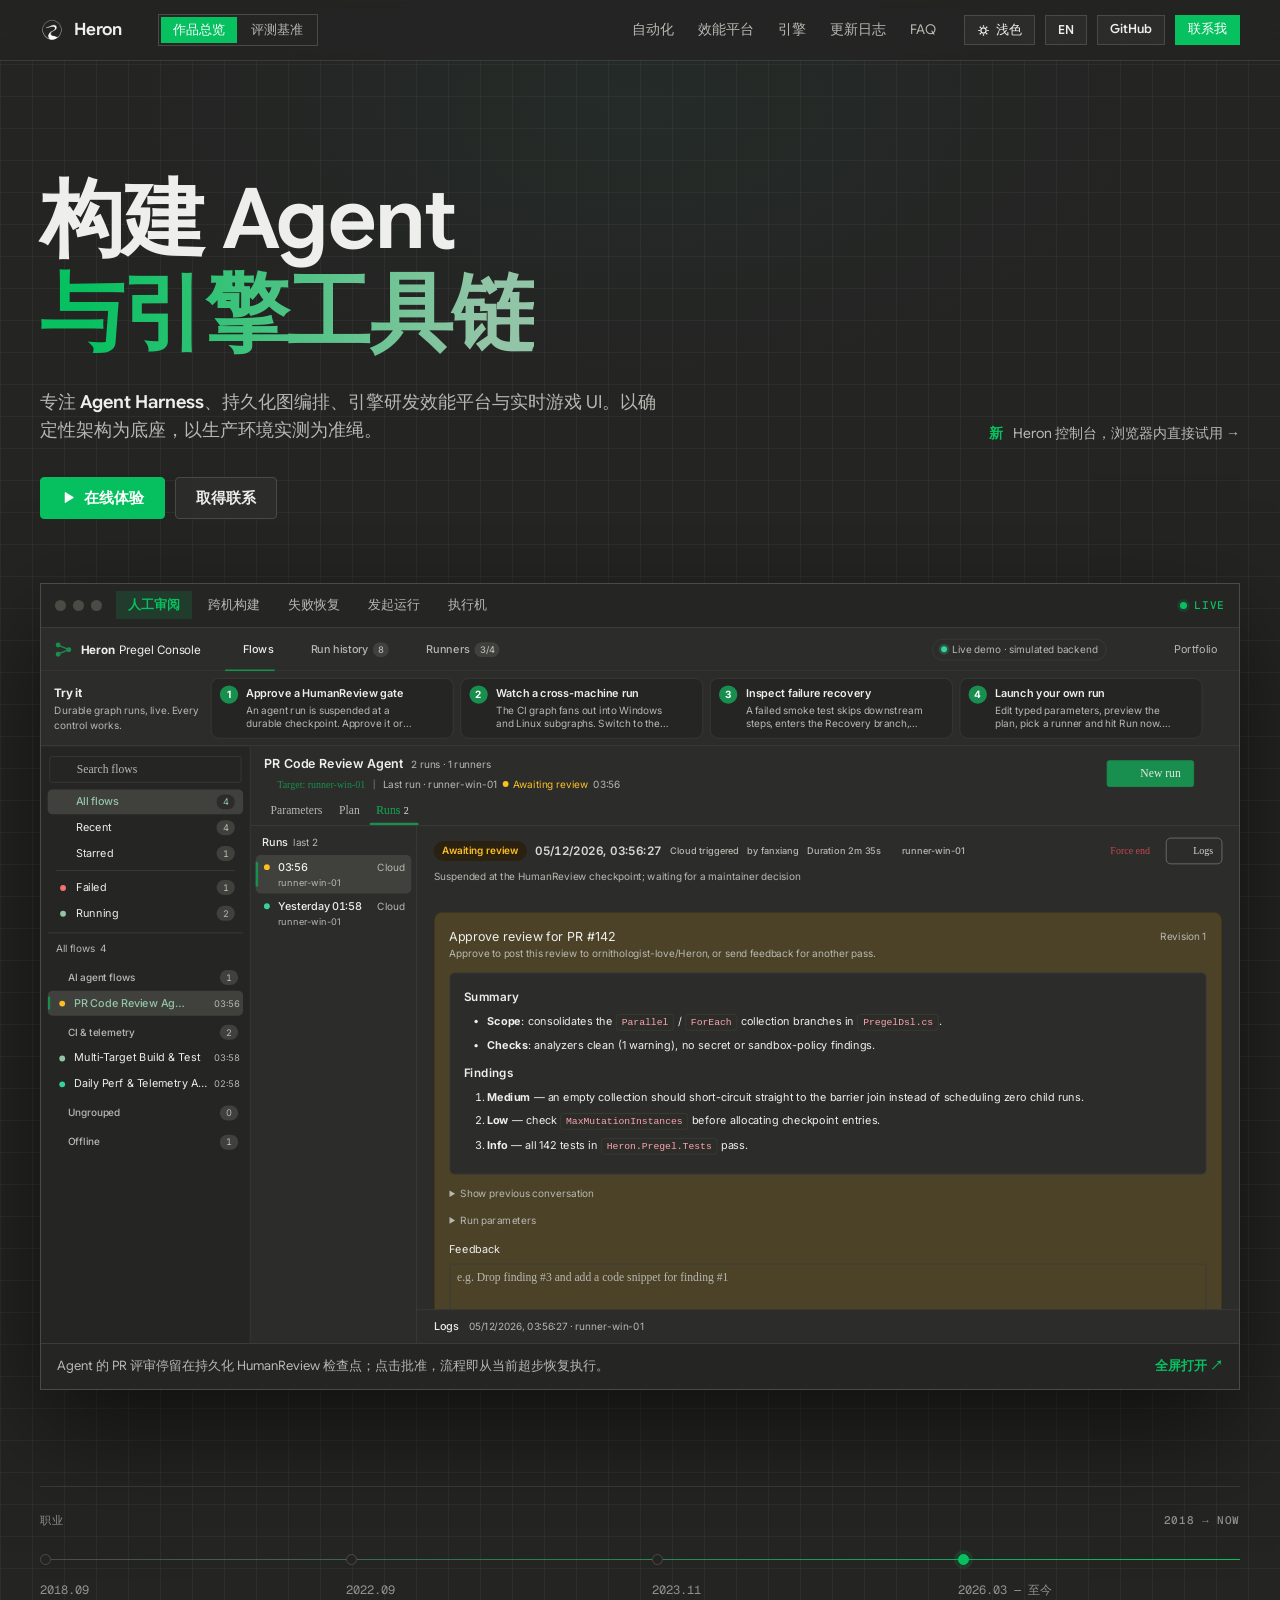
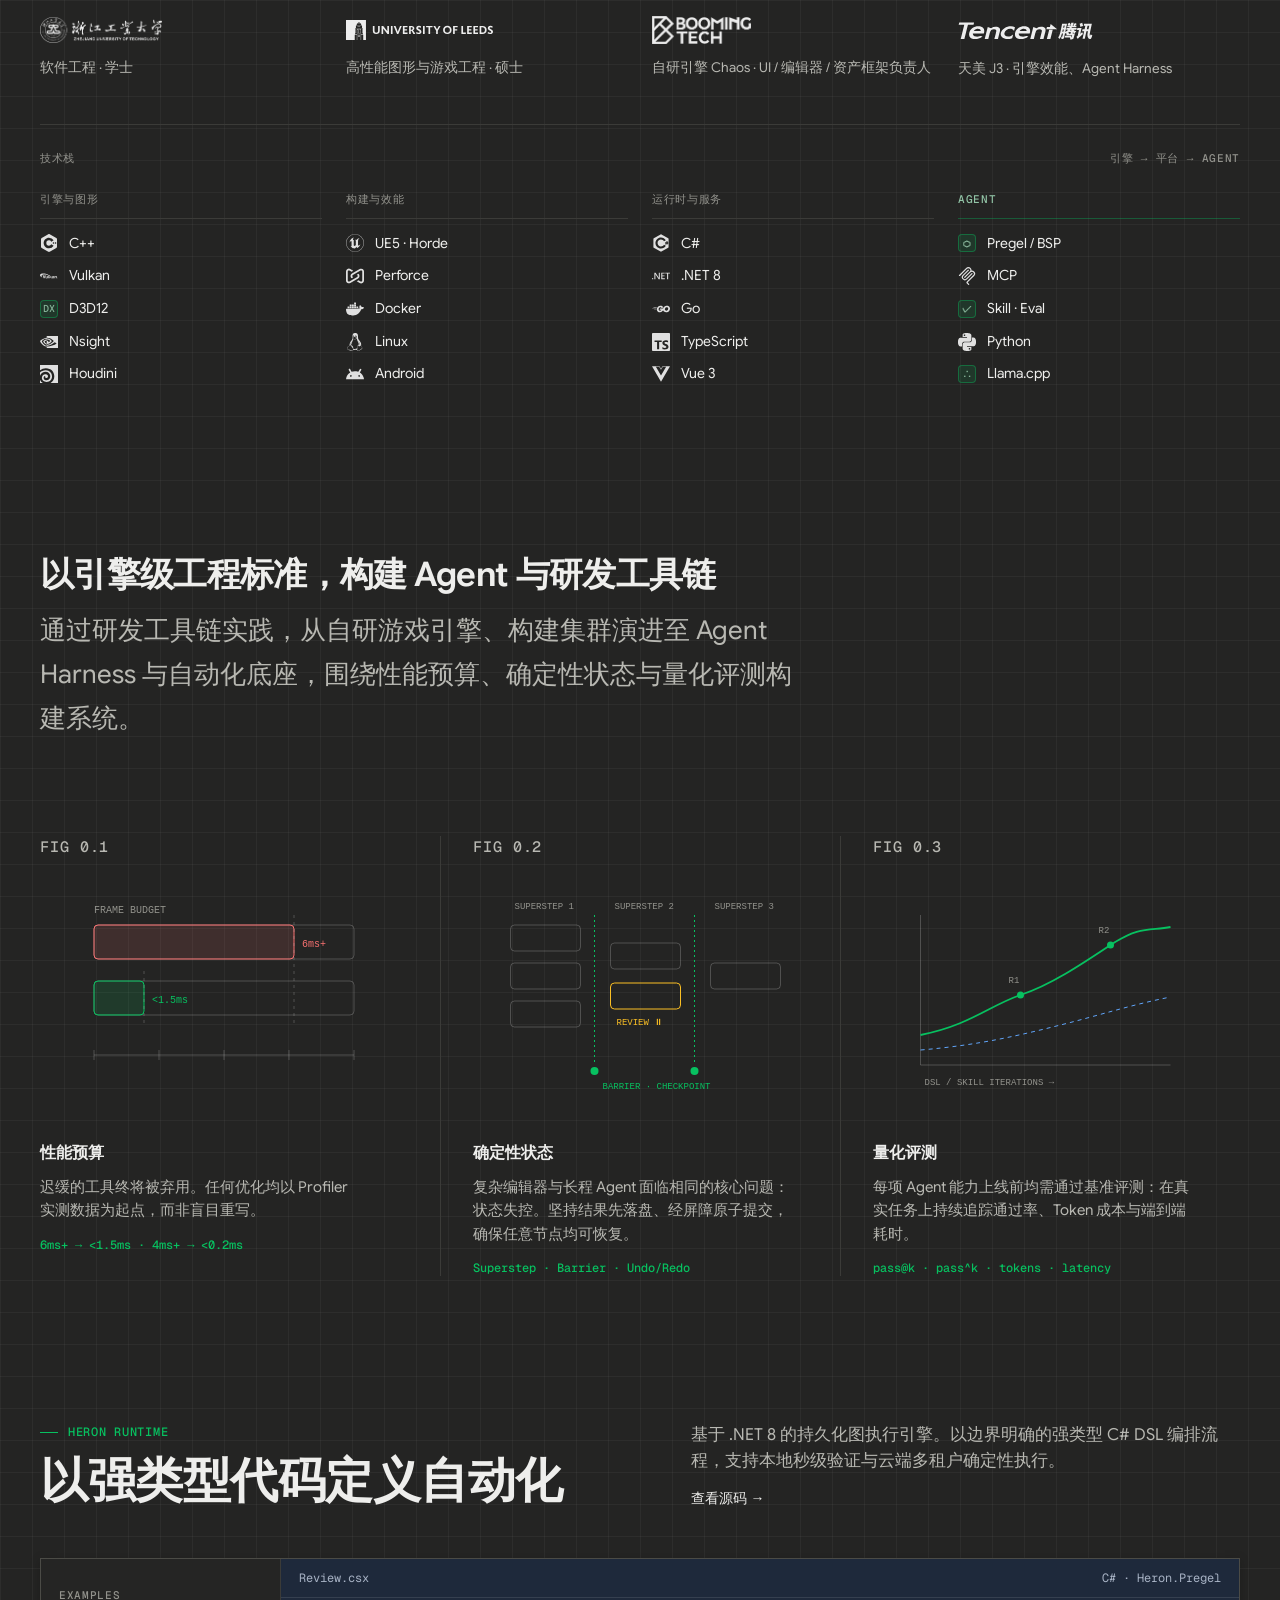
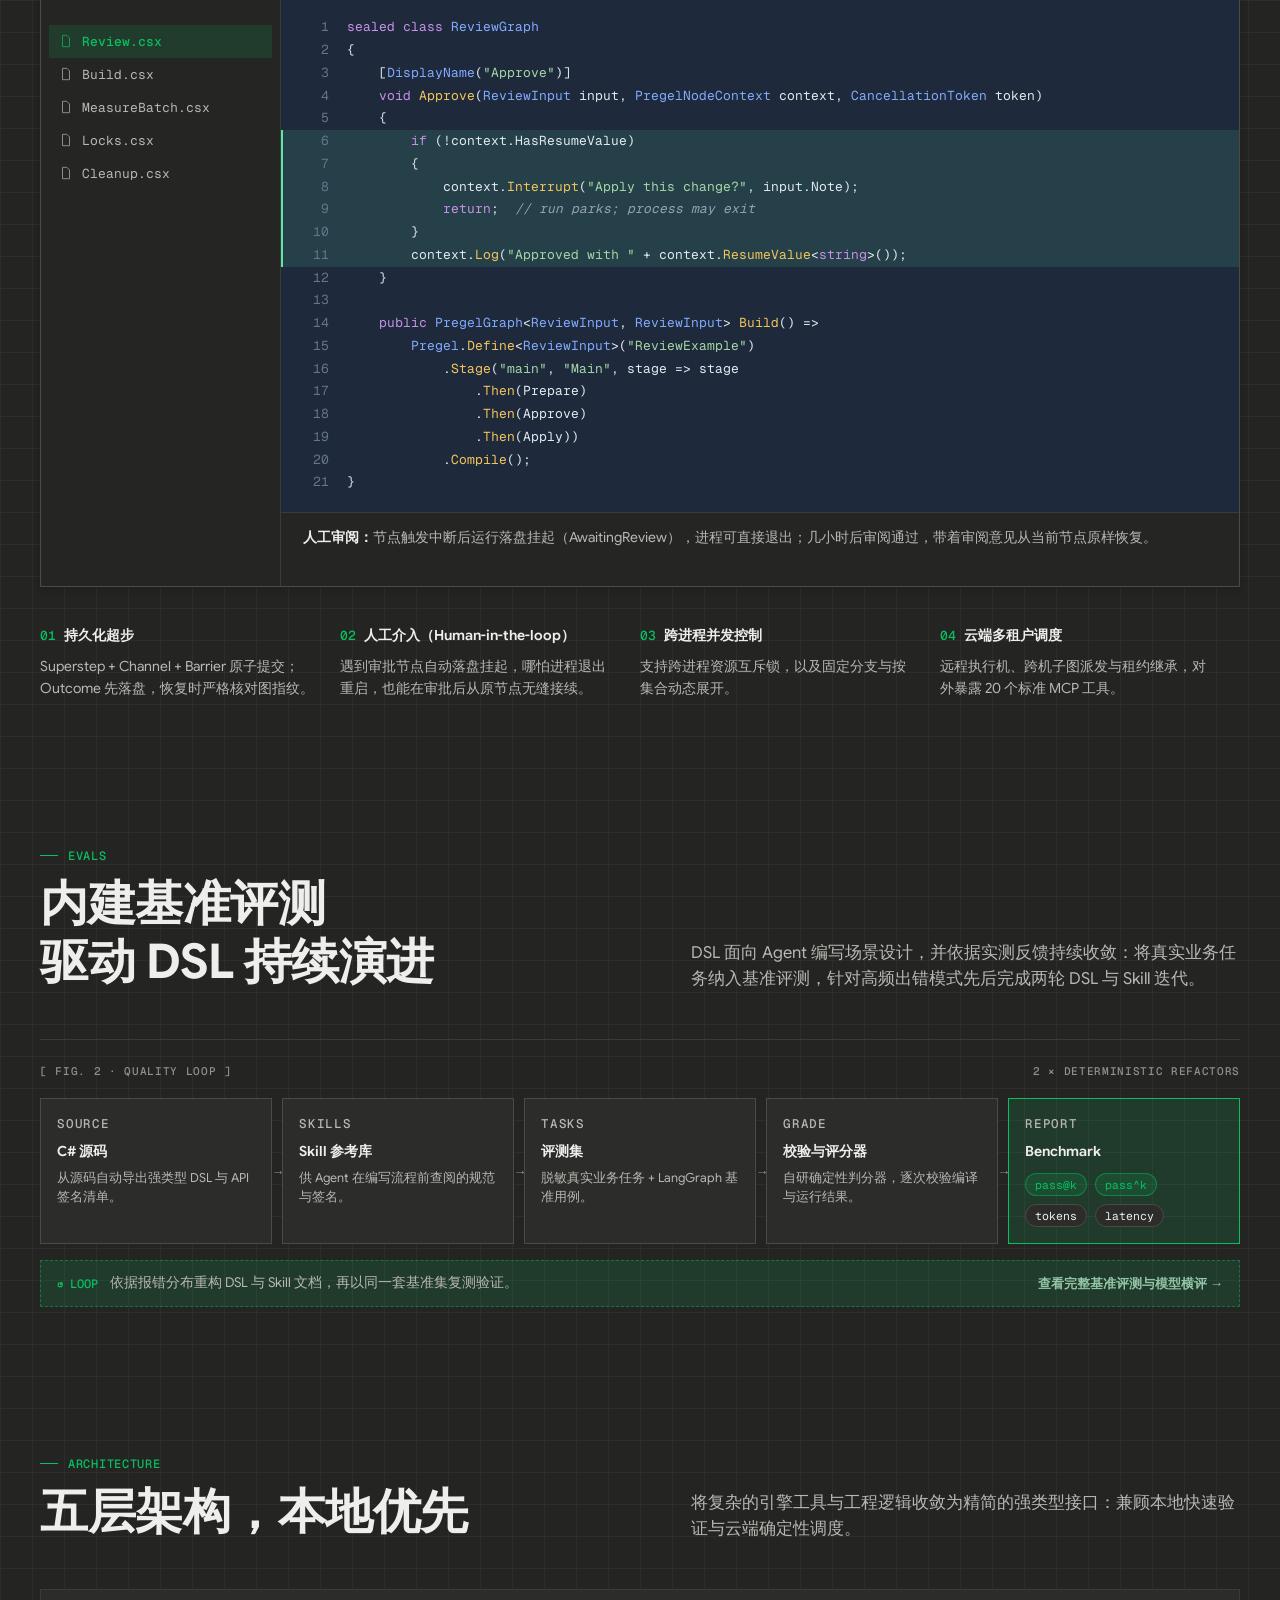
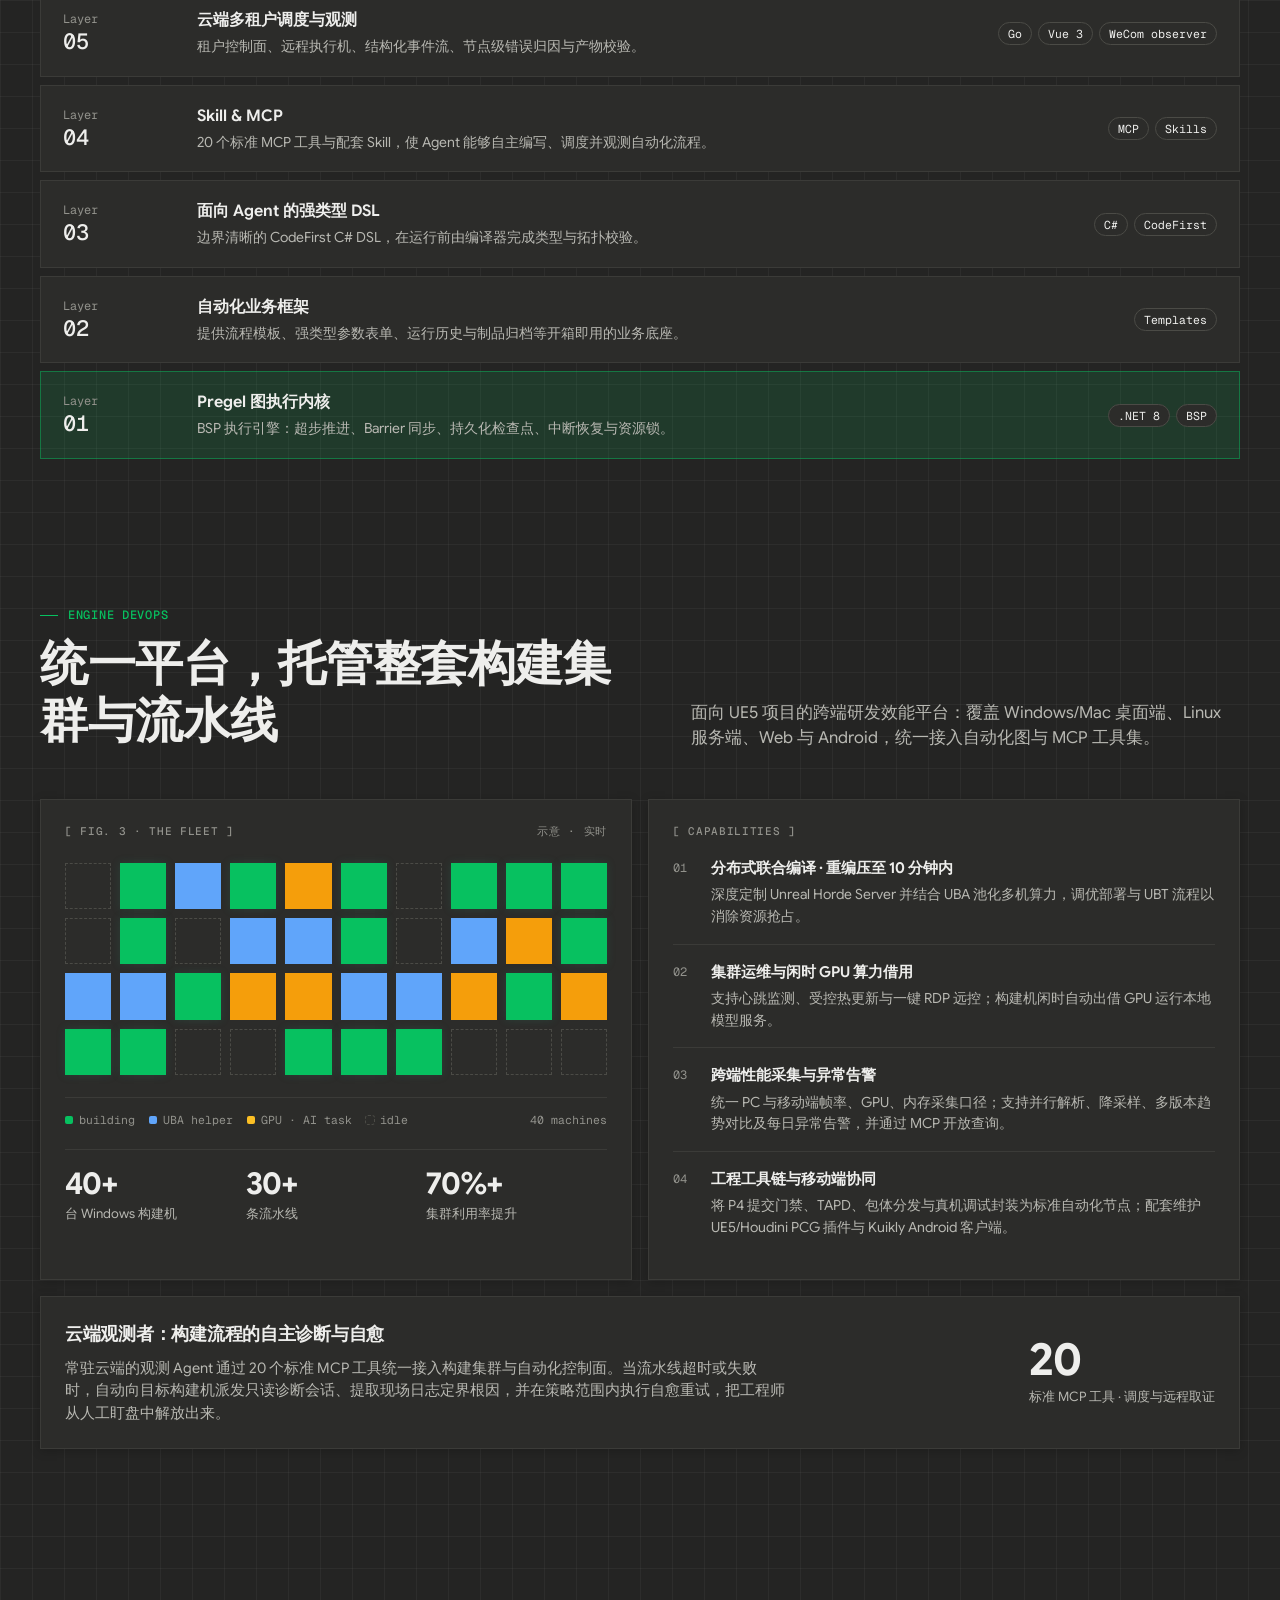
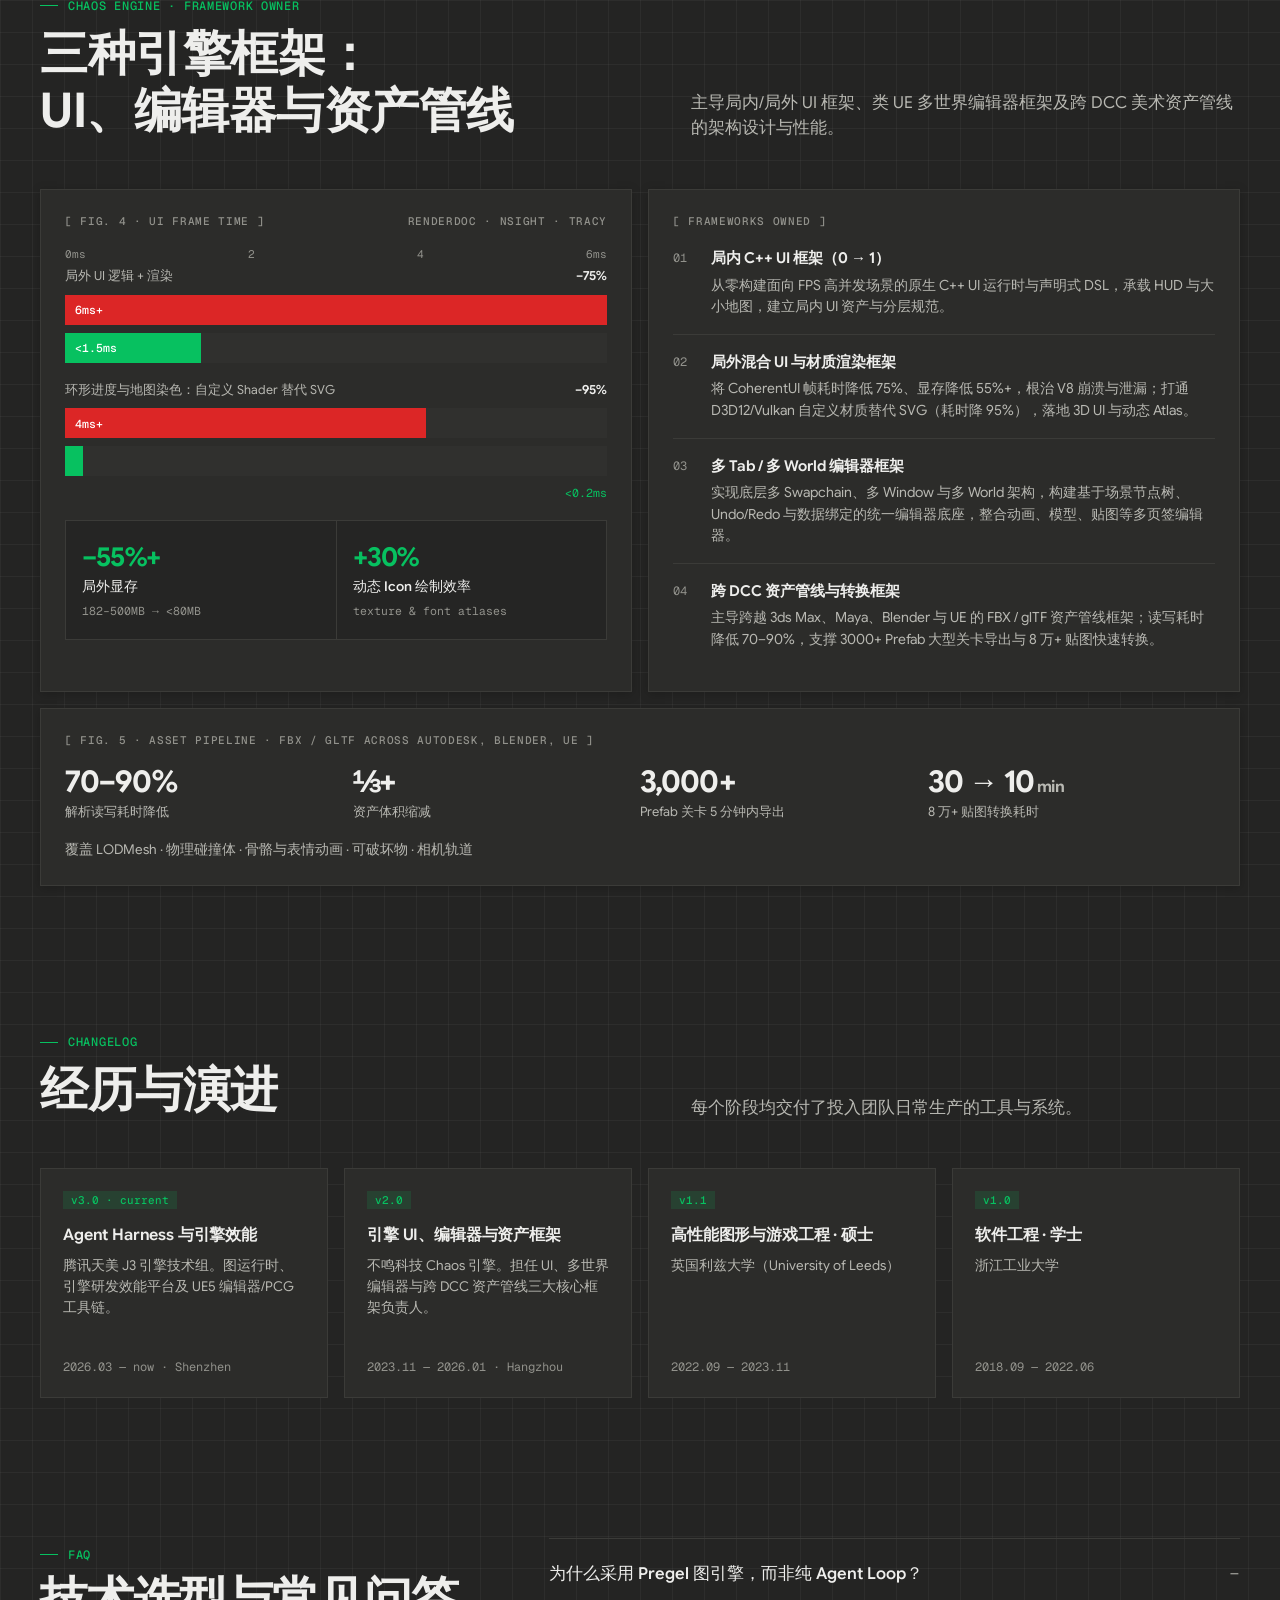
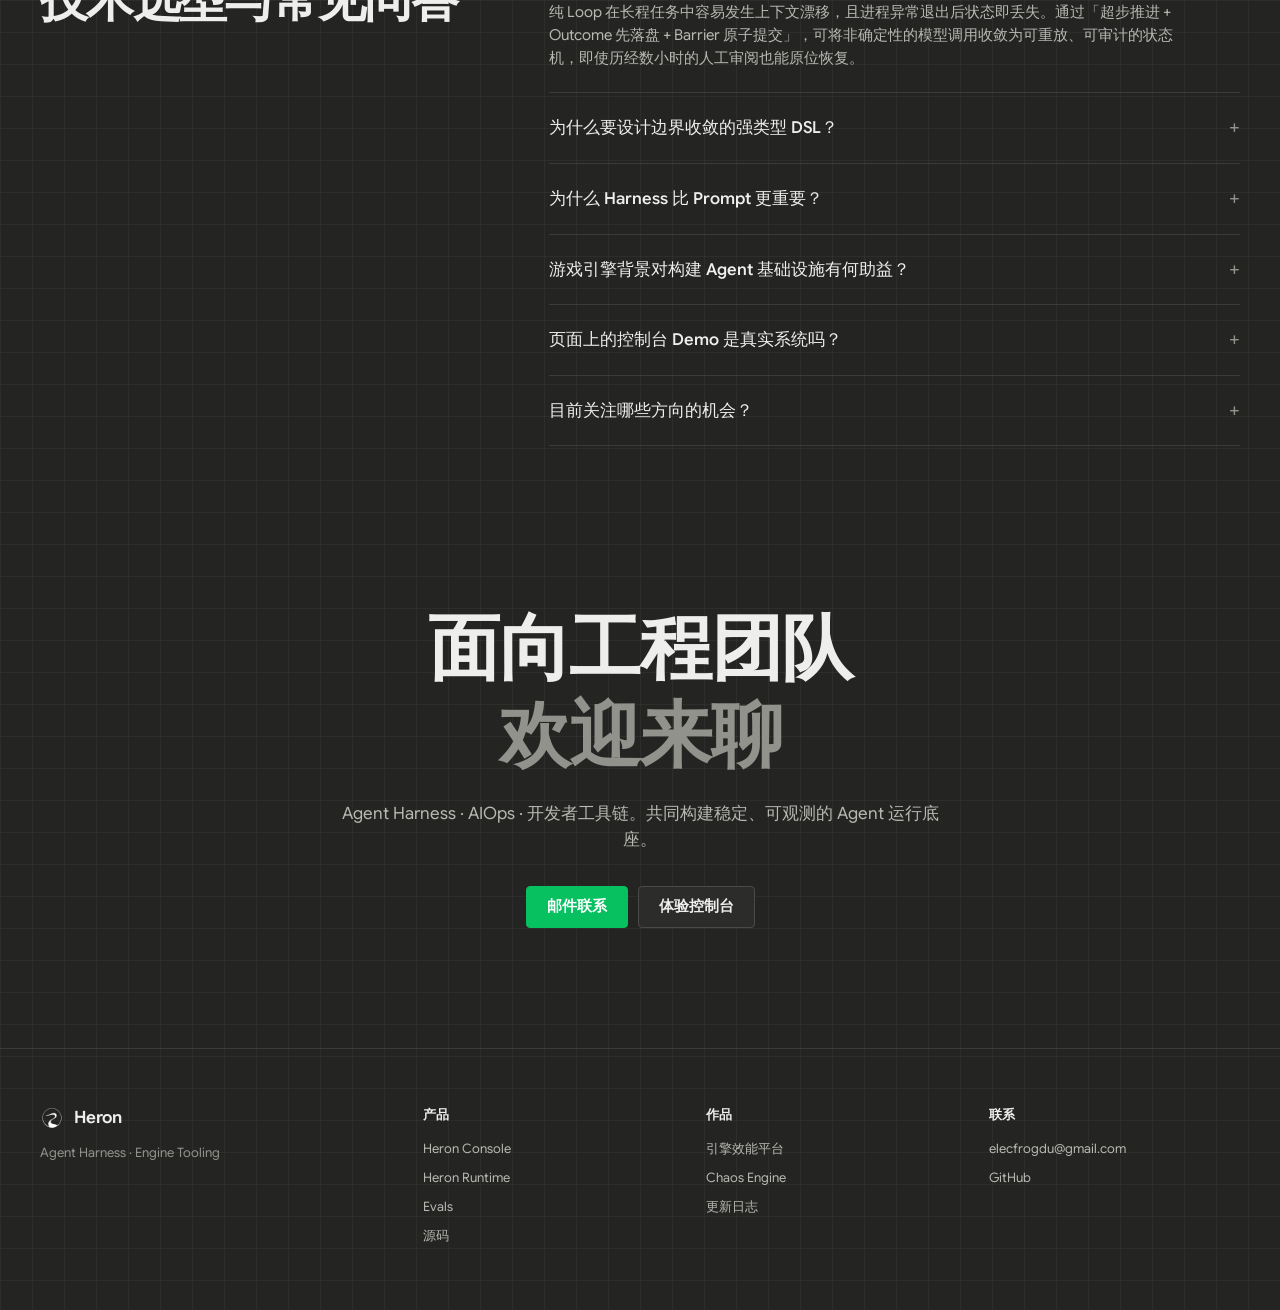
<file: index.html>
<!doctype html>
<html lang="zh-CN" data-theme="dark">
<head>
<meta charset="UTF-8" />
<meta name="viewport" content="width=device-width, initial-scale=1.0" />
<title>Heron — Agent Harness 与引擎工具链</title>
<meta name="description" content="Durable agent runtimes, engine DevOps platforms and real-time game-engine UI. Try the live Heron console." />
<link rel="icon" type="image/png" href="./assets/logos/heron-64.png" />
<script>
  (() => {
    const q = new URLSearchParams(location.search)
    const lang = q.get('lang') || localStorage.getItem('pf.lang') || 'zh'
    document.documentElement.lang = lang === 'zh' ? 'zh-CN' : 'en'
    const theme = q.get('theme') || localStorage.getItem('pf.theme') || 'dark'
    document.documentElement.dataset.theme = theme === 'dark' ? 'dark' : 'light'
  })()
</script>
<style>
  @font-face { font-family: "Google Sans Flex"; src: url(./assets/fonts/google-sans-flex.woff2) format("woff2"); font-weight: 100 1000; font-display: swap; }
  @font-face { font-family: "Geist Mono"; src: url(./assets/fonts/geist-mono-400.woff2) format("woff2"); font-weight: 400; font-display: swap; }
  @font-face { font-family: "Geist Mono"; src: url(./assets/fonts/geist-mono-500.woff2) format("woff2"); font-weight: 500 700; font-display: swap; }
  :root {
    --bg: #f2f4ee; --bg2: #f8f9f6; --panel: #ffffff; --panel2: #f1f3ee; --line: #e3e7e0; --line2: #cdd2c9;
    --text: #181b19; --muted: #575d57; --dim: #737a72; --accent: #28745b; --accent2: #22664f; --accent-text: #28745b; --accent-soft: #eaf2ed;
    --blue: #1769e0; --amber: #b45309; --red: #dc2626;
    --grid: rgba(23, 20, 31, 0.045);
    --nav-bg: rgba(242,244,238,.86);
    --svg-stroke: rgba(24,27,25,.24);
    --shadow-stage: 0 18px 48px rgba(24,27,25,.08);
    --shadow-card: 0 2px 10px rgba(24,27,25,.03);
    --hero-em: linear-gradient(92deg, #28745b 10%, #518b72 90%);
    --sans: "Google Sans Flex", "Google Sans", Inter, -apple-system, "Segoe UI", "PingFang SC", "HarmonyOS Sans SC", "Microsoft YaHei", sans-serif;
    --mono: "Geist Mono", "JetBrains Mono", ui-monospace, SFMono-Regular, Menlo, Consolas, "PingFang SC", "HarmonyOS Sans SC", "Microsoft YaHei", monospace;
    --page: min(1200px, calc(100% - 48px));
    color-scheme: light;
  }
  :root[data-theme="dark"] {
    --bg: #242423; --bg2: #252524; --panel: #2c2c2a; --panel2: #30302e; --line: #3b3b38; --line2: #4b4b46;
    --text: #eeeeec; --muted: #b8b8b2; --dim: #92928c; --accent: #07c160; --accent2: #0db064; --accent-text: #92c5a7; --accent-soft: rgba(7,193,96,.14);
    --blue: #60a5fa; --amber: #fbbf24; --red: #f87171;
    --grid: rgba(255, 255, 255, 0.04);
    --nav-bg: rgba(36,36,35,.84);
    --svg-stroke: rgba(238,238,236,.22);
    --shadow-stage: 0 40px 100px rgba(0,0,0,.55);
    --shadow-card: 0 2px 10px rgba(0,0,0,.2);
    --hero-em: linear-gradient(92deg, #07c160 10%, #92c5a7 90%);
    color-scheme: dark;
  }
  html[lang="zh-CN"] .en, html:not([lang="zh-CN"]) .zh { display: none !important; }
  * { box-sizing: border-box; }
  html { scroll-behavior: smooth; scroll-padding-top: 64px; }
  body { margin: 0; background-color: var(--bg); background-image: linear-gradient(var(--grid) 1px, transparent 1px), linear-gradient(90deg, var(--grid) 1px, transparent 1px); background-size: 32px 32px; color: var(--text); font-family: var(--sans); line-height: 1.55; -webkit-font-smoothing: antialiased; overflow-x: hidden; }
  a { color: inherit; text-decoration: none; }
  .wrap { width: var(--page); margin-inline: auto; }
  .fig { color: var(--dim); font: 500 11px/1.4 var(--mono); letter-spacing: .06em; text-transform: uppercase; }
  .mono { font-family: var(--mono); }

  /* nav */
  .nav { position: sticky; top: 0; z-index: 50; border-bottom: 1px solid var(--line); background: var(--nav-bg); backdrop-filter: blur(14px) saturate(1.2); }
  .nav .wrap { display: flex; align-items: center; gap: 28px; height: 60px; }
  .logo { display: flex; align-items: center; gap: 10px; font-weight: 600; font-size: 17px; letter-spacing: -.01em; }
  .logo svg, .logo img { width: 24px; height: 24px; display: block; }
  :root[data-theme="dark"] .logo img { filter: brightness(0) invert(1); }
  .nav nav { display: flex; gap: 24px; margin-left: auto; font-size: 13.5px; color: var(--muted); }
  .nav nav a:hover { color: var(--accent); }
  .nav .right { display: flex; align-items: center; gap: 10px; }
  .pill { display: inline-flex; align-items: center; gap: 6px; height: 30px; padding: 0 12px; border-radius: 0; font-size: 12.5px; font-weight: 550; border: 1px solid var(--line2); color: var(--text); background: var(--panel); cursor: pointer; font-family: inherit; white-space: nowrap; }
  .pill svg { width: 13px; height: 13px; flex: none; }
  .pill:hover { background: var(--panel2); }
  .pill.solid { background: var(--accent); color: #ffffff; border-color: var(--accent); }
  .pill.solid:hover { background: var(--accent2); }

  /* hero */
  .hero { position: relative; padding: 112px 0 0; }
  .hero::before { content: ""; position: absolute; inset: -180px 0 auto; height: 760px; background: radial-gradient(60% 50% at 50% 30%, rgba(40,116,91,.09), transparent 70%); pointer-events: none; }
  .hero h1 { position: relative; max-width: 960px; margin: 0; font-size: clamp(44px, 7vw, 84px); line-height: 1.04; letter-spacing: -.03em; font-weight: 600; }
  html[lang="zh-CN"] .hero h1 { letter-spacing: -.02em; line-height: 1.12; }
  .hero h1 em { font-style: normal; background: var(--hero-em); -webkit-background-clip: text; background-clip: text; color: transparent; }
  .hero-sub { position: relative; display: flex; flex-wrap: wrap; align-items: end; justify-content: space-between; gap: 24px; margin-top: 28px; }
  .hero-sub p { max-width: 620px; margin: 0; color: var(--muted); font-size: 18px; }
  .hero-sub p b { color: var(--text); font-weight: 600; }
  .new { display: inline-flex; align-items: center; gap: 10px; color: var(--muted); font-size: 14px; }
  .new b { color: var(--accent); font-weight: 600; }
  .new:hover { color: var(--accent); }
  .ctas { display: flex; flex-wrap: wrap; gap: 10px; margin-top: 32px; position: relative; }
  .btn { display: inline-flex; align-items: center; gap: 8px; height: 42px; padding: 0 20px; border-radius: 4px; font-size: 14.5px; font-weight: 600; border: 1px solid var(--line2); background: var(--panel); transition: background .15s, transform .15s; }
  .btn:hover { transform: translateY(-1px); background: var(--panel2); }
  .btn.primary { background: var(--accent); color: #ffffff; border-color: var(--accent); }
  .btn.primary:hover { background: var(--accent2); }
  .btn svg { width: 15px; height: 15px; }

  /* live window */
  .stage { position: relative; margin-top: 64px; padding: 0; border-radius: 0; background: transparent; border: 0; box-shadow: var(--shadow-stage); }
  .stage::after { content: ""; position: absolute; inset: auto 6% -60px; height: 120px; background: radial-gradient(50% 50% at 50% 0%, rgba(40,116,91,.12), transparent); pointer-events: none; z-index: -1; }
  .window { border: 1px solid var(--line2); border-radius: 0; overflow: hidden; background: var(--panel); }
  .window-bar { display: flex; align-items: center; gap: 14px; height: 44px; padding: 0 14px; border-bottom: 1px solid var(--line); background: var(--bg2); }
  .dots { display: flex; gap: 7px; } .dots i { width: 11px; height: 11px; border-radius: 50%; background: var(--line2); }
  .scenes { display: flex; gap: 4px; overflow-x: auto; scrollbar-width: none; }
  .scenes button { flex: none; height: 28px; padding: 0 12px; border-radius: 0; border: 0; background: transparent; color: var(--muted); font: 500 12.5px var(--sans); cursor: pointer; }
  .scenes button:hover { color: var(--text); }
  .scenes button[aria-selected="true"] { background: var(--accent-soft); color: var(--accent); font-weight: 600; }
  .live { margin-left: auto; display: inline-flex; align-items: center; gap: 7px; flex: none; color: var(--accent); font: 600 11px var(--mono); letter-spacing: .06em; }
  .live i { width: 7px; height: 7px; border-radius: 50%; background: var(--accent); box-shadow: 0 0 0 3px var(--accent-soft); animation: blink 1.6s ease-in-out infinite; }
  @keyframes blink { 50% { opacity: .35; } }
  .viewport { position: relative; aspect-ratio: 1440 / 860; overflow: hidden; background: var(--bg); }
  .viewport iframe { position: absolute; top: 0; left: 0; width: 1440px; height: 860px; border: 0; transform-origin: 0 0; }
  .scene-note { display: flex; justify-content: space-between; gap: 16px; padding: 12px 16px; border-top: 1px solid var(--line); background: var(--bg2); color: var(--muted); font-size: 13px; }
  .scene-note a { flex: none; color: var(--accent); font-weight: 600; }

  /* tracks */
  .tracks { display: grid; gap: 14px; padding: 96px 0 0; }
  .track { padding: 26px 0 30px; border: 0; border-top: 1px solid var(--line); border-radius: 0; background: transparent; box-shadow: none; }
  .track-head { display: flex; justify-content: space-between; margin-bottom: 26px; }
  .career, .stack { position: relative; display: grid; grid-template-columns: repeat(4, 1fr); gap: 24px; margin: 0; padding: 0; list-style: none; }
  .career::before { content: ""; position: absolute; left: 5px; right: 0; top: 5px; height: 1px; background: linear-gradient(90deg, var(--line2), var(--accent)); }
  .career li { position: relative; padding-top: 28px; }
  .career .dot { position: absolute; top: 0; left: 0; width: 11px; height: 11px; border-radius: 50%; background: var(--bg); border: 1.5px solid var(--line2); }
  .career li.now .dot { background: var(--accent); border-color: var(--accent); box-shadow: 0 0 0 4px var(--accent-soft); }
  .career time { display: block; color: var(--dim); font: 12px var(--mono); }
  .career .mark { display: flex; align-items: center; height: 44px; margin: 10px 0 6px; }
  .career .mark img { display: block; width: auto; max-width: 100%; opacity: .92; transition: filter .15s; }
  :root:not([data-theme="dark"]) .career .mark img:not(.inv) { filter: brightness(0); opacity: .86; }
  :root[data-theme="dark"] .career .mark img.inv { filter: brightness(0) invert(1); }
  .career p { margin: 0; color: var(--muted); font-size: 13.5px; }
  .stack li p.fig { margin: 0 0 14px; padding-bottom: 10px; border-bottom: 1px solid var(--line); }
  .stack li.now p.fig { color: var(--accent-text); border-color: color-mix(in srgb, var(--accent) 35%, transparent); }
  .stack ul { display: grid; gap: 11px; margin: 0; padding: 0; list-style: none; }
  .stack ul li { display: flex; align-items: center; gap: 11px; color: var(--text); font-size: 14px; }
  .stack ul img, .stack .glyph { width: 18px; height: 18px; flex: none; opacity: .88; }
  :root:not([data-theme="dark"]) .stack ul img:not([src*="csharp"]) { filter: brightness(0); opacity: .78; }
  :root[data-theme="dark"] .stack ul img { filter: brightness(0) invert(1); opacity: .86; }
  .stack .glyph { display: inline-grid; place-items: center; color: var(--accent-text); font: 700 10px var(--mono); border: 1px solid color-mix(in srgb, var(--accent) 45%, transparent); border-radius: 4px; background: var(--accent-soft); }

  /* statement */
  section { padding: 140px 0 0; }
  .statement { max-width: 760px; margin: 0; font-size: clamp(20px, 2.1vw, 26px); line-height: 1.45; letter-spacing: -.012em; font-weight: 400; color: var(--muted); }
  html[lang="zh-CN"] .statement { letter-spacing: 0; line-height: 1.7; }
  .statement b { display: block; margin-bottom: 12px; color: var(--text); font-size: clamp(26px, 2.8vw, 34px); font-weight: 600; letter-spacing: -.02em; line-height: 1.2; }
  .figs { display: grid; grid-template-columns: repeat(3, 1fr); margin-top: 96px; }
  .figs article { padding: 0 32px 0 32px; border-left: 1px solid var(--line); }
  .figs article:first-child { padding-left: 0; border-left: 0; }
  .figs svg { display: block; width: 100%; height: 220px; margin: 28px 0 36px; }
  .figs h3 { margin: 0 0 10px; font-size: 16px; font-weight: 600; }
  .figs p { margin: 0; color: var(--muted); font-size: 15px; max-width: 320px; }
  .figs .proof { margin-top: 14px; color: var(--accent); font: 500 12px var(--mono); }

  /* section heads */
  .head { display: grid; grid-template-columns: minmax(0, 1.1fr) minmax(0, 1fr); gap: 48px; align-items: end; margin-bottom: 48px; }
  .head h2 { margin: 12px 0 0; font-size: clamp(32px, 4vw, 48px); line-height: 1.06; letter-spacing: -.035em; font-weight: 650; }
  html[lang="zh-CN"] .head h2 { letter-spacing: -.01em; line-height: 1.2; }
  .head p { margin: 0; color: var(--muted); font-size: 16.5px; }
  .head .more { display: inline-block; margin-top: 14px; color: var(--text); font-size: 14px; font-weight: 550; }
  .head .more:hover { color: var(--accent); }
  .kicker { display: inline-flex; align-items: center; gap: 10px; color: var(--accent); font: 600 12px var(--mono); letter-spacing: .06em; text-transform: uppercase; }
  .kicker i { width: 18px; height: 1px; background: var(--accent); }

  /* code explorer */
  .explorer { display: grid; grid-template-columns: 240px minmax(0, 1fr); border: 1px solid var(--line2); border-radius: 0; overflow: hidden; background: var(--panel); box-shadow: var(--shadow-card); }
  .files { padding: 12px 8px; border-right: 1px solid var(--line); background: var(--bg2); }
  .files .fig { padding: 6px 10px 10px; }
  .files button { display: flex; align-items: center; gap: 9px; width: 100%; padding: 8px 10px; border: 0; border-radius: 0; background: transparent; color: var(--muted); font: 13px var(--mono); text-align: left; cursor: pointer; }
  .files button:hover { color: var(--text); background: var(--panel2); }
  .files button[aria-selected="true"] { background: var(--accent-soft); color: var(--accent); font-weight: 600; }
  .files button svg { width: 14px; height: 14px; flex: none; opacity: .8; }
  .code { display: flex; flex-direction: column; min-width: 0; background: #1e293b; }
  .code-bar { display: flex; justify-content: space-between; padding: 11px 18px; border-bottom: 1px solid rgba(255,255,255,.1); color: #a8b3c5; font: 12px var(--mono); }
  pre { margin: 0; padding: 18px 0; overflow-x: auto; font: 13px/1.75 var(--mono); color: #e2e8f0; min-height: 380px; }
  pre .ln { display: block; padding: 0 22px 0 0; }
  pre .ln::before { content: attr(data-n); display: inline-block; width: 48px; padding-right: 18px; color: #64748b; text-align: right; }
  pre .ln.hl { background: rgba(94,230,168,.12); box-shadow: inset 2px 0 0 #5ee6a8; }
  .k { color: #c792ea; } .t { color: #82aaff; } .s { color: #a5d6a7; } .c { color: #94a3b8; font-style: italic; } .f { color: #f2c55c; } .a { color: #f78c6c; }
  .code-note { padding: 14px 22px; border-top: 1px solid var(--line); color: var(--muted); font-size: 14px; background: var(--bg2); min-height: 74px; }
  .code-note b { color: var(--text); font-weight: 600; }
  .legend { display: grid; grid-template-columns: repeat(4, 1fr); gap: 0; margin-top: 36px; }
  .legend div { padding: 0 24px 0 0; }
  .legend .n { color: var(--accent); font: 600 13px var(--mono); }
  .legend h4 { display: inline; margin: 0 0 0 8px; font-size: 14px; font-weight: 600; }
  .legend p { margin: 8px 0 0; color: var(--muted); font-size: 14px; }

  /* split feature */
  .split { display: grid; grid-template-columns: minmax(0, 1fr) minmax(0, 1fr); gap: 16px; }
  .panel { position: relative; border: 1px solid var(--line); border-radius: 0; background: var(--panel); padding: 24px; overflow: hidden; box-shadow: var(--shadow-card); }
  .panel .fig { display: flex; justify-content: space-between; margin-bottom: 18px; }
  .panel h3 { margin: 0 0 8px; font-size: 18px; font-weight: 600; letter-spacing: -.015em; }
  .panel p { margin: 0; color: var(--muted); font-size: 14.5px; }
  .panel.span { grid-column: 1 / -1; }

  /* fleet grid */
  .grid-fig { display: grid; grid-template-columns: repeat(10, 1fr); gap: 9px; padding: 6px 0 4px; }
  .grid-fig i { aspect-ratio: 1; border-radius: 0; background: var(--panel2); transition: background .4s; }
  .grid-fig i.b { background: var(--accent); box-shadow: 0 0 8px rgba(40,116,91,.28); }
  .grid-fig i.u { background: var(--blue); }
  .grid-fig i.g { background: #f59e0b; }
  .grid-fig i.o { background: transparent; outline: 1px dashed var(--line2); outline-offset: -1px; }
  .grid-legend { display: flex; flex-wrap: wrap; justify-content: space-between; gap: 12px; margin-top: 18px; padding-top: 14px; border-top: 1px solid var(--line); color: var(--dim); font: 11.5px var(--mono); }
  .grid-legend span { display: inline-flex; align-items: center; gap: 6px; margin-right: 14px; }
  .grid-legend span i { width: 8px; height: 8px; border-radius: 2px; }
  .stats { display: grid; grid-template-columns: repeat(3, 1fr); gap: 0; margin-top: 22px; border-top: 1px solid var(--line); }
  .stats div { padding: 18px 16px 0 0; }
  .stats b { display: block; font-size: 30px; font-weight: 650; letter-spacing: -.03em; line-height: 1.1; }
  .stats span { color: var(--muted); font-size: 13px; }
  .bullets { display: grid; gap: 0; margin: 0; padding: 0; list-style: none; }
  .bullets li { display: grid; grid-template-columns: 28px 1fr; gap: 10px; padding: 16px 0; border-top: 1px solid var(--line); }
  .bullets li:first-child { border-top: 0; padding-top: 0; }
  .bullets .n { color: var(--dim); font: 12px/1.9 var(--mono); }
  .bullets h4 { margin: 0 0 4px; font-size: 15px; font-weight: 600; }
  .bullets p { margin: 0; color: var(--muted); font-size: 14px; }

  /* eval loop */
  .loop { display: grid; grid-template-columns: repeat(5, minmax(0, 1fr)); gap: 10px; align-items: stretch; }
  #evals .panel { padding: 24px 0 0; border: 0; border-top: 1px solid var(--line); background: transparent; box-shadow: none; }
  .step { position: relative; padding: 16px; border: 1px solid var(--line2); border-radius: 0; background: var(--panel); }
  .step:not(:last-child)::after { content: "→"; position: absolute; right: -11px; top: 50%; transform: translateY(-50%); color: var(--dim); font: 13px var(--mono); z-index: 2; }
  .step .fig { margin: 0 0 8px; }
  .step h4 { margin: 0 0 6px; font-size: 14px; font-weight: 600; }
  .step p { margin: 0; color: var(--muted); font-size: 12.5px; line-height: 1.5; }
  .step.hot { border-color: var(--accent); background: var(--accent-soft); }
  .metrics-row { display: flex; flex-wrap: wrap; gap: 8px; margin-top: 10px; }
  .chip { padding: 3px 9px; border: 1px solid var(--line2); border-radius: 999px; color: var(--text); background: var(--panel); font: 11.5px var(--mono); }
  .chip.g { border-color: color-mix(in srgb, var(--accent) 45%, transparent); color: var(--accent); background: var(--accent-soft); }
  .return { display: flex; align-items: center; gap: 12px; margin-top: 16px; padding: 12px 16px; border: 1px dashed color-mix(in srgb, var(--accent) 45%, transparent); border-radius: 0; background: var(--accent-soft); color: var(--muted); font-size: 13.5px; }
  .return b { color: var(--accent); font: 600 12px var(--mono); }

  /* layers */
  .layers { display: grid; gap: 8px; }
  .layer { display: grid; grid-template-columns: 110px minmax(0, 1fr) auto; align-items: center; gap: 24px; padding: 18px 22px; border: 1px solid var(--line); border-radius: 0; background: var(--panel); transition: border-color .2s, background .2s; }
  .layer:hover { border-color: var(--line2); background: var(--bg2); }
  .layer .n { color: var(--dim); font: 12px var(--mono); }
  .layer .n b { display: block; color: var(--text); font-size: 22px; font-weight: 600; letter-spacing: -.02em; }
  .layer h4 { margin: 0 0 3px; font-size: 16px; font-weight: 600; }
  .layer p { margin: 0; color: var(--muted); font-size: 14px; }
  .layer .tags { display: flex; flex-wrap: wrap; justify-content: flex-end; gap: 6px; max-width: 320px; }
  .layer:nth-child(1) { margin-inline: 0; } .layer:nth-child(5) { border-color: color-mix(in srgb, var(--accent) 45%, transparent); background: var(--accent-soft); }

  /* profiler */
  .budget { margin: 4px 0 6px; }
  .budget .scale { display: flex; justify-content: space-between; color: var(--dim); font: 11px var(--mono); margin-bottom: 6px; }
  .bar { position: relative; height: 30px; margin: 8px 0; border-radius: 0; background: var(--panel2); overflow: hidden; }
  .bar span { position: absolute; top: 0; bottom: 0; left: 0; display: flex; align-items: center; padding-left: 10px; border-radius: 0; font: 600 11.5px var(--mono); color: #ffffff; white-space: nowrap; transition: width 1.2s cubic-bezier(.2,.8,.2,1); }
  .bar.before span { background: #dc2626; }
  .bar.after span { background: var(--accent); }
  .bar-label { display: flex; justify-content: space-between; color: var(--muted); font-size: 12.5px; }
  .bar-label b { color: var(--text); font-weight: 600; }
  .deltas { display: grid; grid-template-columns: repeat(2, 1fr); gap: 1px; margin-top: 18px; border-radius: 0; overflow: hidden; background: var(--line); border: 1px solid var(--line); }
  .deltas div { padding: 16px; background: var(--bg2); }
  .deltas b { display: block; font-size: 26px; font-weight: 650; letter-spacing: -.03em; color: var(--accent); }
  .deltas span { display: block; color: var(--text); font-size: 13.5px; font-weight: 550; }
  .deltas small { color: var(--dim); font: 11.5px var(--mono); }

  /* changelog */
  .changelog { display: grid; grid-template-columns: repeat(4, 1fr); gap: 16px; }
  .entry { display: flex; flex-direction: column; padding: 22px; border: 1px solid var(--line); border-radius: 0; background: var(--panel); min-height: 230px; transition: border-color .2s; }
  .entry:hover { border-color: var(--line2); }
  .entry .ver { display: inline-flex; align-self: flex-start; padding: 2px 8px; border-radius: 0; background: var(--accent-soft); color: var(--accent); font: 600 11px var(--mono); }
  .entry h4 { margin: 14px 0 8px; font-size: 16px; font-weight: 600; letter-spacing: -.01em; }
  .entry p { margin: 0; color: var(--muted); font-size: 13.5px; flex: 1; }
  .entry time { margin-top: 18px; color: var(--dim); font: 12px var(--mono); }

  /* faq */
  .faq { display: grid; grid-template-columns: minmax(0, .8fr) minmax(0, 1.2fr); gap: 48px; }
  details { border-top: 1px solid var(--line); }
  details:last-child { border-bottom: 1px solid var(--line); }
  summary { display: flex; justify-content: space-between; gap: 20px; padding: 22px 0; font-size: 16.5px; font-weight: 550; cursor: pointer; list-style: none; }
  summary::-webkit-details-marker { display: none; }
  summary::after { content: "+"; color: var(--dim); font: 400 18px var(--mono); }
  details[open] summary::after { content: "−"; }
  details p { margin: -8px 0 22px; color: var(--muted); font-size: 15px; max-width: 640px; }

  /* cta */
  .cta { padding: 160px 0 120px; text-align: center; }
  .cta h2 { margin: 0; font-size: clamp(40px, 6vw, 72px); line-height: 1.06; letter-spacing: -.03em; font-weight: 600; }
  html[lang="zh-CN"] .cta h2 { letter-spacing: -.02em; line-height: 1.2; }
  .cta h2 span { color: var(--dim); }
  .cta p { max-width: 620px; margin: 22px auto 0; color: var(--muted); font-size: 17px; }
  .cta .ctas { justify-content: center; }

  footer { border-top: 1px solid var(--line); padding: 56px 0 64px; }
  footer .wrap { display: grid; grid-template-columns: 1.4fr repeat(3, 1fr); gap: 32px; }
  footer h5 { margin: 0 0 14px; color: var(--text); font-size: 13px; font-weight: 600; }
  footer ul { margin: 0; padding: 0; list-style: none; display: grid; gap: 9px; }
  footer li, footer li a { color: var(--muted); font-size: 13px; }
  footer li a:hover { color: var(--text); }
  footer .brand p { margin: 12px 0 0; color: var(--dim); font-size: 13px; max-width: 260px; }

  .reveal { opacity: 0; transform: translateY(18px); transition: opacity .8s ease, transform .8s ease; }
  .reveal.in { opacity: 1; transform: none; }

  @media (max-width: 1000px) {
    .nav nav { display: none; }
    .career, .stack { grid-template-columns: 1fr 1fr; row-gap: 32px; }
    .career::before { display: none; }
    .figs, .split, .head, .faq, .legend, .changelog, .loop { grid-template-columns: 1fr 1fr; }
    .head, .faq { grid-template-columns: 1fr; gap: 16px; }
    .figs { grid-template-columns: 1fr; gap: 48px; }
    .figs article { padding: 0; border: 0; }
    .split { grid-template-columns: 1fr; }
    .explorer { grid-template-columns: 1fr; }
    .files { display: flex; overflow-x: auto; border-right: 0; border-bottom: 1px solid var(--line); }
    .files .fig { display: none; }
    .files button { flex: none; width: auto; }
    .step:not(:last-child)::after { display: none; }
    .layer { grid-template-columns: 80px 1fr; }
    .layer .tags { display: none; }
    footer .wrap { grid-template-columns: 1fr 1fr; }
  }
  @media (max-width: 640px) {
    :root { --page: calc(100% - 32px); }
    .hero { padding-top: 72px; }
    .scenes { display: none; }
    .legend, .changelog, .loop, .stats, .deltas { grid-template-columns: 1fr; }
    .track { padding: 22px 18px; }
    .grid-fig { gap: 6px; }
    .pill.hide-sm { display: none; }
    section { padding-top: 100px; }
  }
  @media (prefers-reduced-motion: reduce) { * { animation: none !important; transition: none !important; scroll-behavior: auto !important; } .reveal { opacity: 1; transform: none; } }

  /* top-level portfolio tabs */
  .top-tabs { display: inline-flex; align-items: center; gap: 2px; padding: 2px; border: 1px solid var(--line2); background: var(--bg2); margin-left: 8px; }
  .top-tabs button { height: 26px; padding: 0 12px; border: 0; background: transparent; color: var(--muted); font: 550 12.5px var(--sans); cursor: pointer; white-space: nowrap; }
  .top-tabs button:hover { color: var(--text); }
  .top-tabs button[aria-selected="true"] { background: var(--accent); color: #ffffff; }
  [hidden] { display: none !important; }
  button.more { border: 0; background: none; padding: 0; cursor: pointer; font-family: inherit; }

  /* eval benchmark tab (Ksf native style) */
  #evalView {
    --surface: var(--panel); --surface-2: var(--bg2); --surface-hover: var(--panel2);
    --border: var(--line); --border-strong: var(--line2); --text-secondary: var(--muted);
    --v1: #6b7280; --v1-soft: #9ca3af; --v1-bg: rgba(107,114,128,.12);
    --v2: #28745b; --v2-soft: #518b72; --v2-bg: #eaf2ed;
    --pow: #1769e0; --warn: #b45309; --warn-bg: rgba(180,83,9,.1);
    --danger: #dc2626; --danger-bg: rgba(220,38,38,.1);
    --purple: #7c3aed; --slate: #64748b;
    padding-top: 48px; padding-bottom: 40px;
  }
  :root[data-theme="dark"] #evalView {
    --v1: #9ca3af; --v1-soft: #6b7280; --v1-bg: rgba(156,163,175,.14);
    --v2: #07c160; --v2-soft: #0db064; --v2-bg: rgba(7,193,96,.14);
    --pow: #60a5fa; --warn: #fbbf24; --warn-bg: rgba(251,191,36,.15);
    --danger: #f87171; --danger-bg: rgba(248,113,113,.15);
    --purple: #a78bfa; --slate: #92928c;
  }
  #evalView section { padding: 0; }
  #evalView [hidden] { display: none !important; }
  #evalView .num { font-variant-numeric: tabular-nums; }
  #evalView .eval-head { display: flex; flex-wrap: wrap; align-items: flex-end; justify-content: space-between; gap: 20px; padding-bottom: 24px; border-bottom: 1px solid var(--line); }
  #evalView .eval-head h1 { margin: 10px 0 6px; font-size: clamp(28px, 3.6vw, 42px); line-height: 1.1; letter-spacing: -.025em; font-weight: 600; }
  #evalView .hero-sub { margin: 0; color: var(--muted); font-size: 14.5px; display: block; }
  #evalView .eval-controls { display: flex; flex-wrap: wrap; align-items: center; gap: 10px; }
  #evalView .eval-subnav { display: flex; flex-direction: column; gap: 8px; padding: 14px 0; border-bottom: 1px solid var(--line); margin-bottom: 22px; }
  #evalView .eval-subnav-row { display: flex; flex-wrap: wrap; align-items: center; gap: 8px; }
  #evalView .eval-subnav a { padding: 4px 10px; border: 1px solid var(--line); background: var(--panel); color: var(--muted); font: 500 12px var(--mono); }
  #evalView .eval-subnav a.major { padding: 8px 16px; font: 600 13.5px var(--sans); color: var(--text); border-color: var(--line2); background: var(--bg2); }
  #evalView .eval-subnav a:hover, #evalView .eval-subnav a.major:hover { border-color: var(--accent); color: var(--accent-text); }
  #evalView .section-banner { display: flex; flex-wrap: wrap; align-items: flex-end; justify-content: space-between; gap: 16px; margin: 28px 0 16px; padding-top: 22px; border-top: 1px solid var(--line2); }
  #evalView .section-banner.first { margin-top: 6px; padding-top: 6px; border-top: 0; }
  #evalView .section-banner .sec-kicker { display: inline-block; font: 600 11px var(--mono); letter-spacing: .06em; text-transform: uppercase; color: var(--accent-text); margin-bottom: 4px; }
  #evalView .section-banner h2 { margin: 0 0 4px; font-size: clamp(20px, 2.4vw, 26px); font-weight: 600; letter-spacing: -.015em; }
  #evalView .section-banner p { margin: 0; font-size: 13.5px; color: var(--muted); }
  #evalView .highlights-strip { display: flex; flex-wrap: wrap; gap: 10px 24px; margin-top: 18px; padding: 12px 16px; border: 1px solid var(--line); background: var(--panel); font-size: 13px; color: var(--muted); }
  #evalView .highlights-strip strong { color: var(--text); }
  #evalView .highlights-strip code { font-family: var(--mono); font-size: 12px; color: var(--accent-text); background: var(--accent-soft); padding: 1px 5px; }
  #evalView .seg { display: inline-flex; border: 1px solid var(--line2); background: var(--bg2); padding: 2px; gap: 2px; }
  #evalView .seg button { height: 28px; padding: 0 11px; border: 0; background: transparent; color: var(--muted); font: 500 12px var(--sans); cursor: pointer; white-space: nowrap; }
  #evalView .seg button:hover { color: var(--text); }
  #evalView .seg button.active { background: var(--accent); color: #ffffff; }
  #evalView .kpi-grid { display: grid; grid-template-columns: repeat(3, minmax(0, 1fr)); gap: 14px; margin: 20px 0 22px; }
  #evalView .kpi-card { border: 1px solid var(--line); background: var(--panel); padding: 18px 20px; }
  #evalView .kpi-label { display: flex; align-items: center; justify-content: space-between; gap: 8px; font-size: 12.5px; color: var(--muted); }
  #evalView .kpi-val { display: flex; align-items: baseline; gap: 8px; margin: 10px 0 6px; font-size: 26px; font-weight: 600; font-family: var(--mono); letter-spacing: -.02em; }
  #evalView .kpi-val .before { font-size: 15px; color: var(--dim); font-weight: 400; text-decoration: line-through; }
  #evalView .kpi-val .arrow { font-size: 14px; color: var(--dim); }
  #evalView .kpi-val .after { color: var(--accent-text); }
  #evalView .kpi-delta { font: 600 12px var(--mono); margin-bottom: 4px; }
  #evalView .kpi-delta.pos, #evalView .pos { color: var(--accent-text); }
  #evalView .neg { color: var(--danger); }
  #evalView .kpi-sub { font-size: 12px; color: var(--dim); }
  #evalView .grid-2 { display: grid; grid-template-columns: repeat(2, minmax(0, 1fr)); gap: 16px; }
  #evalView #sec-models { margin-bottom: 18px; }
  #evalView .aa-controls { display: flex; flex-wrap: wrap; gap: 6px; align-items: center; }
  #evalView .aa-bars { display: grid; gap: 14px; margin-top: 8px; }
  #evalView .aa-bar-row { display: grid; gap: 6px; }
  #evalView .aa-bar-head { display: flex; align-items: baseline; justify-content: space-between; gap: 10px; font-size: 13px; }
  #evalView .aa-bar-name { display: inline-flex; align-items: center; gap: 8px; font-weight: 600; color: var(--text); }
  #evalView .aa-bar-val { font: 600 13px var(--mono); color: var(--text); }
  #evalView .aa-bar-val small { margin-left: 6px; font-weight: 500; font-size: 11px; color: var(--accent-text); }
  #evalView .aa-bar-track { height: 26px; border: 1px solid var(--line); background: var(--bg2); position: relative; overflow: hidden; }
  #evalView .aa-bar-fill { height: 100%; transition: width .35s ease; }
  #evalView .aa-bar-sub { display: flex; flex-wrap: wrap; gap: 12px; font: 11.5px var(--mono); color: var(--dim); }
  #evalView .panel { border: 1px solid var(--line); background: var(--panel); padding: 22px; box-shadow: none; }
  #evalView .grid-2 > .panel { margin-top: 0; }
  #evalView > .panel + .panel, #evalView #sec-dimensions, #evalView #sec-stacked, #evalView #sec-table { margin-top: 18px; }
  #evalView .panel-head { display: flex; flex-wrap: wrap; align-items: flex-start; justify-content: space-between; gap: 14px; margin-bottom: 16px; }
  #evalView .panel-head h2 { margin: 0; font-size: 18px; font-weight: 600; letter-spacing: -.015em; }
  #evalView .panel-desc { margin: 4px 0 0; font-size: 13px; color: var(--muted); }
  #evalView .legend { display: flex; flex-wrap: wrap; gap: 16px; margin-bottom: 12px; font-size: 12px; color: var(--muted); }
  #evalView .legend-item { display: inline-flex; align-items: center; gap: 7px; }
  #evalView .swatch { width: 10px; height: 10px; display: inline-block; }
  #evalView .swatch-line { width: 18px; height: 3px; display: inline-block; }
  #evalView .formula-card { margin-top: 16px; padding: 12px 16px; border: 1px solid var(--line2); background: var(--bg2); }
  #evalView details.formula-card > summary { list-style: none; cursor: pointer; }
  #evalView details.formula-card > summary::-webkit-details-marker { display: none; }
  #evalView .formula-head { display: flex; flex-wrap: wrap; align-items: baseline; justify-content: space-between; gap: 10px 16px; padding-bottom: 10px; border-bottom: 1px solid var(--line); }
  #evalView details.formula-card:not([open]) .formula-head { padding-bottom: 0; border-bottom: 0; }
  #evalView .formula-head .fig { color: var(--accent-text); }
  #evalView .formula-eq { margin-left: auto; font: 600 13px/1.5 var(--mono); color: var(--text); }
  #evalView .formula-eq em { font-style: normal; color: var(--accent-text); }
  #evalView .formula-toggle { font: 500 12px var(--sans); color: var(--accent-text); white-space: nowrap; }
  #evalView .formula-toggle::after { content: " ▸"; }
  #evalView details[open] .formula-toggle::after { content: " ▾"; }
  #evalView .formula-terms { display: grid; grid-template-columns: repeat(3, minmax(0, 1fr)); gap: 12px; margin-top: 10px; font-size: 12px; color: var(--muted); }
  #evalView .formula-terms b { display: block; margin-bottom: 2px; font-family: var(--mono); color: var(--text); font-size: 12px; }
  #evalView .formula-box { margin-top: 10px; padding: 11px 16px; border: 1px dashed var(--line2); background: var(--bg2); font-size: 12px; color: var(--muted); line-height: 1.6; }
  #evalView .formula-box code { font-family: var(--mono); color: var(--text); }
  #evalView svg text.bar-note { fill: var(--text); font: 600 10.5px var(--sans); paint-order: stroke; stroke: var(--panel); stroke-width: 3px; }
  #evalView .status-stack-row { margin-bottom: 12px; }
  #evalView .status-stack-head { display: flex; justify-content: space-between; font-size: 12px; margin-bottom: 5px; color: var(--muted); }
  #evalView .status-stack-track { display: flex; height: 22px; border: 1px solid var(--line); background: var(--bg2); overflow: hidden; }
  #evalView .status-seg { height: 100%; cursor: pointer; transition: opacity .15s; }
  #evalView .status-seg:hover { opacity: .82; }
  #evalView .proc-mini-grid { display: grid; grid-template-columns: repeat(2, minmax(0, 1fr)); gap: 10px; margin-top: 16px; }
  #evalView .proc-stat { padding: 10px 12px; border: 1px solid var(--line); background: var(--bg2); }
  #evalView .proc-stat .lbl { font-size: 11.5px; color: var(--dim); }
  #evalView .proc-stat .val { margin-top: 4px; font: 600 14px var(--mono); color: var(--text); }
  #evalView .scroll-x { overflow-x: auto; }
  #evalView .dim-table, #evalView .q-table { width: 100%; border-collapse: collapse; font-size: 12.5px; }
  #evalView .dim-table th, #evalView .dim-table td, #evalView .q-table th, #evalView .q-table td { padding: 10px 10px; border-bottom: 1px solid var(--line); text-align: left; vertical-align: middle; }
  #evalView .dim-table th, #evalView .q-table th { font: 500 11px var(--mono); color: var(--dim); text-transform: uppercase; letter-spacing: .04em; background: var(--bg2); white-space: nowrap; }
  #evalView .dim-row { cursor: pointer; transition: background .12s; }
  #evalView .dim-row:hover { background: var(--bg2); }
  #evalView .dim-row.selected { background: var(--accent-soft); }
  #evalView .mini-bar { width: 72px; height: 6px; background: var(--panel2); border: 1px solid var(--line); overflow: hidden; display: inline-block; vertical-align: middle; margin-right: 6px; }
  #evalView .mini-bar > i { display: block; height: 100%; background: var(--accent); }
  #evalView .toolbar { display: flex; flex-wrap: wrap; justify-content: space-between; gap: 10px; margin-bottom: 14px; }
  #evalView .toolbar-left { display: flex; flex-wrap: wrap; align-items: center; gap: 8px; }
  #evalView .search-input, #evalView .select-input { height: 32px; padding: 0 10px; border: 1px solid var(--line2); background: var(--bg2); color: var(--text); font: 12.5px var(--sans); }
  #evalView .filter-chips { display: flex; flex-wrap: wrap; gap: 6px; }
  #evalView .chip { height: 28px; padding: 0 10px; border: 1px solid var(--line2); border-radius: 0; background: var(--panel); color: var(--muted); font: 500 12px var(--sans); cursor: pointer; }
  #evalView .chip:hover { color: var(--text); border-color: var(--accent); }
  #evalView .chip.active { background: var(--accent-soft); border-color: var(--accent); color: var(--accent-text); }
  #evalView .sort-btn { border: 0; background: transparent; color: inherit; font: inherit; cursor: pointer; padding: 0; text-transform: inherit; letter-spacing: inherit; }
  #evalView .sort-btn.active { color: var(--accent-text); }
  #evalView .q-table td, #evalView .q-table th { padding: 12px 12px; }
  #evalView .q-table th.r, #evalView .q-table td.r { text-align: right; }
  #evalView .q-row { cursor: pointer; }
  #evalView .q-row:hover { background: var(--bg2); }
  #evalView .q-row.open, #evalView .q-row.flash { background: var(--accent-soft); }
  #evalView .q-row:focus-visible { outline: 2px solid var(--accent); outline-offset: -2px; }
  #evalView .q-id-cell { white-space: nowrap; width: 1%; }
  #evalView .q-caret { display: inline-block; width: 12px; margin-right: 6px; color: var(--dim); font-size: 10px; }
  #evalView .q-id-badge { display: inline-block; padding: 2px 6px; border: 1px solid var(--line2); background: var(--bg2); font-size: 11.5px; font-weight: 600; }
  #evalView .q-title-wrap { min-width: 240px; }
  #evalView .q-title-line { display: flex; align-items: center; gap: 6px; }
  #evalView .q-title-text { font-weight: 600; color: var(--text); white-space: nowrap; overflow: hidden; text-overflow: ellipsis; max-width: 340px; }
  #evalView .q-flag { display: inline-flex; align-items: center; height: 16px; padding: 0 5px; border: 1px solid var(--line2); font: 600 10px var(--mono); color: var(--muted); flex: none; }
  #evalView .q-flag.warn { color: var(--warn); border-color: color-mix(in srgb, var(--warn) 45%, transparent); background: var(--warn-bg); }
  #evalView .q-flag.ai { color: var(--blue); border-color: color-mix(in srgb, var(--blue) 45%, transparent); }
  #evalView .q-meta-line { display: flex; align-items: center; gap: 6px; margin-top: 4px; font-size: 12px; color: var(--dim); white-space: nowrap; }
  #evalView .q-tier { padding: 0 4px; border: 1px solid var(--line2); font: 600 10px var(--mono); }
  #evalView .q-tier.l1 { color: var(--accent-text); }
  #evalView .q-tier.l2 { color: var(--blue); }
  #evalView .q-tier.l3 { color: var(--warn); }
  #evalView .q-arrow { margin: 0 6px; color: var(--dim); }
  #evalView .q-delta { margin-left: 8px; font: 600 11px var(--mono); }
  #evalView .q-delta.pos { color: var(--accent-text); }
  #evalView .q-delta.neg { color: var(--danger); }
  #evalView .q-delta.zero { color: var(--dim); }
  #evalView .m-main { font: 600 13px var(--mono); color: var(--text); }
  #evalView .m-sub { margin-top: 2px; font: 500 11px var(--mono); color: var(--dim); }
  #evalView .m-sub.good { color: var(--accent-text); }
  #evalView .m-sub.bad { color: var(--warn); }
  #evalView .drawer-meta { display: flex; flex-wrap: wrap; gap: 6px 18px; margin-bottom: 12px; font: 12px var(--mono); color: var(--muted); }
  #evalView .pill { display: inline-flex; align-items: center; height: 20px; padding: 0 7px; border-radius: 0; border: 1px solid var(--line2); background: var(--bg2); color: var(--muted); font: 500 11px var(--mono); white-space: nowrap; }
  #evalView .pill.ok { border-color: color-mix(in srgb, var(--accent) 45%, transparent); background: var(--accent-soft); color: var(--accent-text); }
  #evalView .pill.warn { border-color: color-mix(in srgb, var(--amber) 45%, transparent); background: var(--warn-bg); color: var(--warn); }
  #evalView .pill.bad { border-color: color-mix(in srgb, var(--danger) 45%, transparent); background: var(--danger-bg); color: var(--danger); }
  #evalView .pill.ai { border-color: color-mix(in srgb, var(--blue) 45%, transparent); color: var(--blue); }
  #evalView .q-table td.num { white-space: nowrap; }
  #evalView .trial-dots { display: inline-flex; gap: 4px; align-items: center; vertical-align: middle; }
  #evalView .tdot { width: 9px; height: 9px; display: inline-block; }
  #evalView .tdot.pass { background: var(--v2); }
  #evalView .tdot.v1pass { background: var(--v1); }
  #evalView .tdot.timeout { background: var(--warn); }
  #evalView .tdot.fail { background: var(--danger); }
  #evalView .tdot.blocked { background: #d49b27; }
  #evalView .tdot.stopped { background: var(--slate); }
  #evalView .tdot.outbound { background: var(--purple); }
  #evalView .expand-btn { height: 26px; padding: 0 10px; border: 1px solid var(--line2); background: var(--bg2); color: var(--text); font: 500 11.5px var(--sans); cursor: pointer; white-space: nowrap; }
  #evalView .expand-btn.open { background: var(--accent-soft); border-color: var(--accent); color: var(--accent-text); }
  #evalView .drawer-row td { background: var(--bg2); padding: 16px; }
  #evalView .drawer-cols { display: grid; grid-template-columns: repeat(2, minmax(0, 1fr)); gap: 14px; }
  #evalView .ver-box { border: 1px solid var(--line); background: var(--panel); padding: 14px; }
  #evalView .ver-box h4 { display: flex; justify-content: space-between; margin: 0 0 10px; font-size: 13px; }
  #evalView .trial-card { border-top: 1px solid var(--line); padding: 8px 0; }
  #evalView .trial-card-head { display: flex; justify-content: space-between; font-size: 12px; font-weight: 600; }
  #evalView .trial-card-metrics { display: flex; flex-wrap: wrap; gap: 3px 12px; font-size: 11.5px; color: var(--dim); margin: 4px 0; font-family: var(--mono); }
  #evalView .trial-card-review { font-size: 12px; color: var(--muted); }
  #evalView .prompt-box { margin-top: 12px; border: 1px solid var(--line); background: var(--panel); padding: 10px 14px; }
  #evalView .prompt-box pre { margin: 10px 0 0; min-height: 0; padding: 12px; background: #1e293b; color: #e2e8f0; white-space: pre-wrap; font-size: 12px; }
  #evalView line.chart-grid { stroke: var(--line); stroke-dasharray: 2 3; }
  #evalView .q-axis-lbl { fill: var(--dim); font: 10.5px var(--mono); }
  #evalView svg text { fill: var(--muted); font-family: var(--mono); }
  .eval-tooltip { position: fixed; z-index: 99; pointer-events: none; opacity: 0; transition: opacity .12s; min-width: 340px; max-width: 420px; padding: 12px 14px; border: 1px solid var(--line2); background: var(--panel); color: var(--text); font-size: 12px; box-shadow: 0 10px 28px rgba(0,0,0,.18); }
  .eval-tooltip.visible { opacity: 1; }
  .eval-tooltip .tt-head { display: flex; align-items: center; justify-content: space-between; gap: 10px; font-weight: 600; margin-bottom: 6px; border-bottom: 1px solid var(--line); padding-bottom: 6px; }
  .eval-tooltip .pill { display: inline-flex; align-items: center; height: 20px; padding: 0 7px; border-radius: 0; border: 1px solid var(--line2); background: var(--bg2); color: var(--accent-text); font: 600 11px var(--mono); }
  .eval-tooltip .tt-grid { display: grid; grid-template-columns: auto 1fr; gap: 4px 12px; }
  .eval-tooltip .tt-k { color: var(--dim); }
  .eval-tooltip .tt-v { font-family: var(--mono); text-align: right; }
  .eval-tooltip .tt-sep { margin-top: 8px; padding-top: 8px; border-top: 1px solid var(--line); }
  .eval-tooltip .tt-trial-row { display: flex; justify-content: space-between; gap: 14px; font-family: var(--mono); font-size: 11px; white-space: nowrap; padding: 1px 0; }
  @media (max-width: 960px) { #evalView .kpi-grid, #evalView .grid-2, #evalView .drawer-cols { grid-template-columns: 1fr; } }
</style>
</head>
<body>

<header class="nav">
  <div class="wrap">
    <a class="logo" href="#top" data-open-tab="overview">
      <img src="./assets/logos/heron-64.png" alt="Heron" />
      Heron
    </a>
    <div class="top-tabs" role="tablist" aria-label="Views">
      <button role="tab" type="button" aria-selected="true" data-tab="overview" data-i18n="nav.tabOverview"></button>
      <button role="tab" type="button" aria-selected="false" data-tab="benchmark" data-i18n="nav.tabBenchmark"></button>
    </div>
    <nav aria-label="Sections">
      <a href="#runtime" data-i18n="nav.runtime"></a>
      <a href="#platform" data-i18n="nav.platform"></a>
      <a href="#engine" data-i18n="nav.engine"></a>
      <a href="#changelog" data-i18n="nav.changelog"></a>
      <a href="#faq" data-i18n="nav.faq"></a>
    </nav>
    <div class="right">
      <button class="pill" id="themeBtn" type="button" aria-label="Toggle theme"></button>
      <button class="pill" id="lang" type="button" aria-label="Switch language" data-i18n="nav.langBtn"></button>
      <a class="pill hide-sm" href="https://github.com/ornithologist-love" target="_blank" rel="noreferrer">GitHub</a>
      <a class="pill solid" href="mailto:elecfrogdu@gmail.com" data-i18n="nav.contact"></a>
    </div>
  </div>
</header>

<main id="overviewView">
  <!-- HERO -->
  <div class="hero wrap">
    <h1 data-i18n-html="hero.titleHtml"></h1>
    <div class="hero-sub">
      <p data-i18n-html="hero.subtitleHtml"></p>
      <a class="new" href="./demo/"><b data-i18n="hero.newBadge"></b><span data-i18n="hero.newLink"></span></a>
    </div>
    <div class="ctas">
      <a class="btn primary" href="#live"><svg viewBox="0 0 16 16" fill="currentColor" aria-hidden="true"><path d="M4 2.8v10.4a.6.6 0 0 0 .9.5l8.3-5.2a.6.6 0 0 0 0-1L4.9 2.3a.6.6 0 0 0-.9.5Z"/></svg><span data-i18n="hero.ctaLive"></span></a>
      <a class="btn" href="mailto:elecfrogdu@gmail.com" data-i18n="hero.ctaHire"></a>
    </div>

    <div class="stage" id="live">
      <div class="window">
        <div class="window-bar">
          <div class="dots"><i></i><i></i><i></i></div>
          <div class="scenes" role="tablist" aria-label="Demo scenes">
            <button role="tab" aria-selected="true" data-scene="review" data-src="#/?view=detail&amp;task=pr-code-review&amp;run=run-0558" data-i18n="scenes.review.tab"></button>
            <button role="tab" aria-selected="false" data-scene="build" data-src="#/?view=detail&amp;task=multi-target-ci&amp;run=run-0560" data-i18n="scenes.build.tab"></button>
            <button role="tab" aria-selected="false" data-scene="recovery" data-src="#/?view=detail&amp;task=multi-target-ci&amp;run=run-0544" data-i18n="scenes.recovery.tab"></button>
            <button role="tab" aria-selected="false" data-scene="launch" data-src="#/?view=invoke&amp;task=multi-target-ci&amp;pane=parameters" data-i18n="scenes.launch.tab"></button>
            <button role="tab" aria-selected="false" data-scene="fleet" data-src="#/?view=fleet" data-i18n="scenes.fleet.tab"></button>
          </div>
          <span class="live"><i></i>LIVE</span>
        </div>
        <div class="viewport" id="viewport">
          <iframe id="demo" title="Heron Pregel Console live demo" src="./demo/?theme=dark#/?view=detail&amp;task=pr-code-review&amp;run=run-0558"></iframe>
        </div>
        <div class="scene-note"><span id="scene-note"></span><a href="./demo/" target="_blank" rel="noreferrer" data-i18n="hero.openFull"></a></div>
      </div>
    </div>
  </div>

  <!-- TRACKS -->
  <div class="tracks wrap">
    <div class="track reveal">
      <div class="track-head"><span class="fig" data-i18n="tracks.careerLabel"></span><span class="fig">2018 → now</span></div>
      <ol class="career">
        <li><span class="dot"></span><time>2018.09</time><div class="mark"><img src="./assets/logos/zjut.png" alt="Zhejiang University of Technology" style="height:26px" /></div><p data-i18n="tracks.zjut"></p></li>
        <li><span class="dot"></span><time>2022.09</time><div class="mark"><img src="./assets/logos/leeds.svg" alt="University of Leeds" class="inv" style="height:20px" /></div><p data-i18n="tracks.leeds"></p></li>
        <li><span class="dot"></span><time>2023.11</time><div class="mark"><img src="./assets/logos/booming.png" alt="Booming Tech" style="height:28px" /></div><p data-i18n="tracks.booming"></p></li>
        <li class="now"><span class="dot"></span><time data-i18n="tracks.nowTime"></time><div class="mark"><img src="./assets/logos/tencent.svg" alt="Tencent" class="inv" style="height:18px" /></div><p data-i18n="tracks.tencent"></p></li>
      </ol>
    </div>
    <div class="track reveal">
      <div class="track-head"><span class="fig" data-i18n="tracks.stackLabel"></span><span class="fig" data-i18n="tracks.stackFlow"></span></div>
      <ol class="stack">
        <li><p class="fig" data-i18n="tracks.colEngine"></p><ul><li><img src="./assets/logos/cplusplus.svg" alt="" /><span>C++</span></li><li><img src="./assets/logos/vulkan.svg" alt="" /><span>Vulkan</span></li><li><b class="glyph">DX</b><span>D3D12</span></li><li><img src="./assets/logos/nvidia.svg" alt="" /><span>Nsight</span></li><li><img src="./assets/logos/houdini.svg" alt="" /><span>Houdini</span></li></ul></li>
        <li><p class="fig" data-i18n="tracks.colDevops"></p><ul><li><img src="./assets/logos/unrealengine.svg" alt="" /><span>UE5 · Horde</span></li><li><img src="./assets/logos/perforce.svg" alt="" /><span>Perforce</span></li><li><img src="./assets/logos/docker.svg" alt="" /><span>Docker</span></li><li><img src="./assets/logos/linux.svg" alt="" /><span>Linux</span></li><li><img src="./assets/logos/android.svg" alt="" /><span>Android</span></li></ul></li>
        <li><p class="fig" data-i18n="tracks.colRuntime"></p><ul><li><img src="./assets/logos/csharp.svg" alt="" /><span>C#</span></li><li><img src="./assets/logos/dotnet.svg" alt="" /><span>.NET 8</span></li><li><img src="./assets/logos/go.svg" alt="" /><span>Go</span></li><li><img src="./assets/logos/typescript.svg" alt="" /><span>TypeScript</span></li><li><img src="./assets/logos/vue.svg" alt="" /><span>Vue 3</span></li></ul></li>
        <li class="now"><p class="fig" data-i18n="tracks.colAgents"></p><ul><li><b class="glyph">&#x2B21;</b><span>Pregel / BSP</span></li><li><img src="./assets/logos/modelcontextprotocol.svg" alt="" /><span>MCP</span></li><li><b class="glyph">&#x2713;</b><span>Skill · Eval</span></li><li><img src="./assets/logos/python.svg" alt="" /><span>Python</span></li><li><b class="glyph">&#x2234;</b><span>Llama.cpp</span></li></ul></li>
      </ol>
    </div>
  </div>

  <!-- STATEMENT -->
  <section class="wrap">
    <p class="statement reveal" data-i18n-html="statement.bodyHtml"></p>

    <div class="figs">
      <article class="reveal">
        <p class="fig">Fig 0.1</p>
        <svg viewBox="0 0 300 220" fill="none" stroke="var(--svg-stroke)" stroke-width="1" aria-hidden="true">
          <rect x="20" y="40" width="260" height="34" rx="4"/><rect x="20" y="40" width="200" height="34" rx="4" fill="color-mix(in srgb, var(--red) 12%, transparent)" stroke="var(--red)"/>
          <rect x="20" y="96" width="260" height="34" rx="4"/><rect x="20" y="96" width="50" height="34" rx="4" fill="var(--accent-soft)" stroke="var(--accent)"/>
          <path d="M220 30v110M70 86v54" stroke-dasharray="3 4"/>
          <text x="20" y="28" fill="var(--dim)" stroke="none" font-family="monospace" font-size="10">FRAME BUDGET</text>
          <text x="228" y="62" fill="var(--red)" stroke="none" font-family="monospace" font-size="10">6ms+</text>
          <text x="78" y="118" fill="var(--accent)" stroke="none" font-family="monospace" font-size="10">&lt;1.5ms</text>
          <path d="M20 170h260" /><path d="M20 165v10M85 165v10M150 165v10M215 165v10M280 165v10"/>
        </svg>
        <h3 data-i18n="statement.fig1Title"></h3>
        <p data-i18n="statement.fig1Body"></p>
        <p class="proof">6ms+ → &lt;1.5ms · 4ms+ → &lt;0.2ms</p>
      </article>
      <article class="reveal">
        <p class="fig">Fig 0.2</p>
        <svg viewBox="0 0 300 220" fill="none" stroke="var(--svg-stroke)" stroke-width="1" aria-hidden="true">
          <g font-family="monospace" font-size="9" fill="var(--dim)" stroke="none"><text x="24" y="24">SUPERSTEP 1</text><text x="124" y="24">SUPERSTEP 2</text><text x="224" y="24">SUPERSTEP 3</text></g>
          <rect x="20" y="40" width="70" height="26" rx="4"/><rect x="20" y="78" width="70" height="26" rx="4"/><rect x="20" y="116" width="70" height="26" rx="4"/>
          <rect x="120" y="58" width="70" height="26" rx="4"/><rect x="120" y="98" width="70" height="26" rx="4" stroke="var(--amber)"/>
          <rect x="220" y="78" width="70" height="26" rx="4"/>
          <path d="M104 30v150M204 30v150" stroke="var(--accent)" stroke-dasharray="2 3"/>
          <circle cx="104" cy="186" r="4" fill="var(--accent)" stroke="none"/><circle cx="204" cy="186" r="4" fill="var(--accent)" stroke="none"/>
          <text x="112" y="204" fill="var(--accent)" stroke="none" font-family="monospace" font-size="9">BARRIER · CHECKPOINT</text>
          <text x="126" y="140" fill="var(--amber)" stroke="none" font-family="monospace" font-size="9">REVIEW ⏸</text>
        </svg>
        <h3 data-i18n="statement.fig2Title"></h3>
        <p data-i18n="statement.fig2Body"></p>
        <p class="proof">Superstep · Barrier · Undo/Redo</p>
      </article>
      <article class="reveal">
        <p class="fig">Fig 0.3</p>
        <svg viewBox="0 0 300 220" fill="none" stroke="var(--svg-stroke)" stroke-width="1" aria-hidden="true">
          <path d="M30 180h250M30 180V30"/>
          <path d="M30 150 C 80 140, 100 120, 130 110 S 190 80, 220 60 S 260 46, 280 42" stroke="var(--accent)" stroke-width="1.8"/>
          <path d="M30 165 C 90 160, 130 150, 170 140 S 240 120, 280 112" stroke="var(--blue)" stroke-dasharray="4 4"/>
          <circle cx="130" cy="110" r="3.5" fill="var(--accent)" stroke="none"/><circle cx="220" cy="60" r="3.5" fill="var(--accent)" stroke="none"/>
          <g font-family="monospace" font-size="9" fill="var(--dim)" stroke="none"><text x="118" y="98">R1</text><text x="208" y="48">R2</text><text x="34" y="200">DSL / SKILL ITERATIONS →</text></g>
        </svg>
        <h3 data-i18n="statement.fig3Title"></h3>
        <p data-i18n="statement.fig3Body"></p>
        <p class="proof">pass@k · pass^k · tokens · latency</p>
      </article>
    </div>
  </section>

  <!-- RUNTIME -->
  <section class="wrap" id="runtime">
    <div class="head reveal">
      <div>
        <span class="kicker"><i></i>Heron Runtime</span>
        <h2 data-i18n="runtime.title"></h2>
      </div>
      <div>
        <p data-i18n="runtime.desc"></p>
        <a class="more" href="https://github.com/ornithologist-love/Heron" target="_blank" rel="noreferrer" data-i18n="runtime.viewSource"></a>
      </div>
    </div>

    <div class="explorer reveal">
      <div class="files" role="tablist" aria-label="Example flows">
        <p class="fig">examples</p>
        <button role="tab" aria-selected="true" data-file="review"><svg viewBox="0 0 16 16" fill="none" stroke="currentColor"><path d="M4 1.5h5l3 3v10H4z"/></svg>Review.csx</button>
        <button role="tab" aria-selected="false" data-file="parallel"><svg viewBox="0 0 16 16" fill="none" stroke="currentColor"><path d="M4 1.5h5l3 3v10H4z"/></svg>Build.csx</button>
        <button role="tab" aria-selected="false" data-file="map"><svg viewBox="0 0 16 16" fill="none" stroke="currentColor"><path d="M4 1.5h5l3 3v10H4z"/></svg>MeasureBatch.csx</button>
        <button role="tab" aria-selected="false" data-file="mutex"><svg viewBox="0 0 16 16" fill="none" stroke="currentColor"><path d="M4 1.5h5l3 3v10H4z"/></svg>Locks.csx</button>
        <button role="tab" aria-selected="false" data-file="finally"><svg viewBox="0 0 16 16" fill="none" stroke="currentColor"><path d="M4 1.5h5l3 3v10H4z"/></svg>Cleanup.csx</button>
      </div>
      <div class="code">
        <div class="code-bar"><span id="code-name">Review.csx</span><span>C# · Heron.Pregel</span></div>
        <pre id="code"></pre>
        <div class="code-note" id="code-note"></div>
      </div>
    </div>

    <div class="legend reveal">
      <div><span class="n">01</span><h4 data-i18n="runtime.l1Title"></h4><p data-i18n="runtime.l1Body"></p></div>
      <div><span class="n">02</span><h4 data-i18n="runtime.l2Title"></h4><p data-i18n="runtime.l2Body"></p></div>
      <div><span class="n">03</span><h4 data-i18n="runtime.l3Title"></h4><p data-i18n="runtime.l3Body"></p></div>
      <div><span class="n">04</span><h4 data-i18n="runtime.l4Title"></h4><p data-i18n="runtime.l4Body"></p></div>
    </div>
  </section>

  <!-- EVAL -->
  <section class="wrap" id="evals">
    <div class="head reveal">
      <div>
        <span class="kicker"><i></i>Evals</span>
        <h2 data-i18n-html="evals.titleHtml"></h2>
      </div>
      <p data-i18n="evals.desc"></p>
    </div>
    <div class="panel reveal">
      <div class="fig"><span>[ fig. 2 · quality loop ]</span><span>2 × deterministic refactors</span></div>
      <div class="loop">
        <div class="step"><p class="fig">source</p><h4 data-i18n="evals.s1Title"></h4><p data-i18n="evals.s1Body"></p></div>
        <div class="step"><p class="fig">skills</p><h4 data-i18n="evals.s2Title"></h4><p data-i18n="evals.s2Body"></p></div>
        <div class="step"><p class="fig">tasks</p><h4 data-i18n="evals.s3Title"></h4><p data-i18n="evals.s3Body"></p></div>
        <div class="step"><p class="fig">grade</p><h4 data-i18n="evals.s4Title"></h4><p data-i18n="evals.s4Body"></p></div>
        <div class="step hot"><p class="fig">report</p><h4>Benchmark</h4><div class="metrics-row"><span class="chip g">pass@k</span><span class="chip g">pass^k</span><span class="chip">tokens</span><span class="chip">latency</span></div></div>
      </div>
      <div class="return"><b>↺ LOOP</b><span data-i18n="evals.loopNote"></span><button class="more" type="button" data-open-tab="benchmark" style="margin-left:auto;color:var(--accent-text);font-weight:600;white-space:nowrap" data-i18n="evals.openBenchmark"></button></div>
    </div>
  </section>

  <!-- LAYERS -->
  <section class="wrap" id="layers">
    <div class="head reveal">
      <div>
        <span class="kicker"><i></i>Architecture</span>
        <h2 data-i18n="layers.title"></h2>
      </div>
      <p data-i18n="layers.desc"></p>
    </div>
    <div class="layers">
      <div class="layer reveal"><div class="n">Layer<b>05</b></div><div><h4 data-i18n="layers.l5Title"></h4><p data-i18n="layers.l5Body"></p></div><div class="tags"><span class="chip">Go</span><span class="chip">Vue 3</span><span class="chip">WeCom observer</span></div></div>
      <div class="layer reveal"><div class="n">Layer<b>04</b></div><div><h4>Skill &amp; MCP</h4><p data-i18n="layers.l4Body"></p></div><div class="tags"><span class="chip">MCP</span><span class="chip">Skills</span></div></div>
      <div class="layer reveal"><div class="n">Layer<b>03</b></div><div><h4 data-i18n="layers.l3Title"></h4><p data-i18n="layers.l3Body"></p></div><div class="tags"><span class="chip">C#</span><span class="chip">CodeFirst</span></div></div>
      <div class="layer reveal"><div class="n">Layer<b>02</b></div><div><h4 data-i18n="layers.l2Title"></h4><p data-i18n="layers.l2Body"></p></div><div class="tags"><span class="chip">Templates</span></div></div>
      <div class="layer reveal"><div class="n">Layer<b>01</b></div><div><h4 data-i18n="layers.l1Title"></h4><p data-i18n="layers.l1Body"></p></div><div class="tags"><span class="chip">.NET 8</span><span class="chip">BSP</span></div></div>
    </div>
  </section>

  <!-- PLATFORM -->
  <section class="wrap" id="platform">
    <div class="head reveal">
      <div>
        <span class="kicker"><i></i>Engine DevOps</span>
        <h2 data-i18n="platform.title"></h2>
      </div>
      <p data-i18n="platform.desc"></p>
    </div>
    <div class="split">
      <div class="panel reveal">
        <div class="fig"><span>[ fig. 3 · the fleet ]</span><span data-i18n="platform.fleetLive"></span></div>
        <div class="grid-fig" id="fleet" aria-hidden="true"></div>
        <div class="grid-legend">
          <div><span><i style="background:var(--accent)"></i>building</span><span><i style="background:var(--blue)"></i>UBA helper</span><span><i style="background:var(--amber)"></i>GPU · AI task</span><span><i style="outline:1px dashed var(--line2)"></i>idle</span></div>
          <div id="fleet-count">40 machines</div>
        </div>
        <div class="stats">
          <div><b>40+</b><span data-i18n="platform.stat1"></span></div>
          <div><b>30+</b><span data-i18n="platform.stat2"></span></div>
          <div><b>70%+</b><span data-i18n="platform.stat3"></span></div>
        </div>
      </div>
      <div class="panel reveal">
        <div class="fig"><span>[ capabilities ]</span></div>
        <ul class="bullets">
          <li><span class="n">01</span><div><h4 data-i18n="platform.c1Title"></h4><p data-i18n="platform.c1Body"></p></div></li>
          <li><span class="n">02</span><div><h4 data-i18n="platform.c2Title"></h4><p data-i18n="platform.c2Body"></p></div></li>
          <li><span class="n">03</span><div><h4 data-i18n="platform.c3Title"></h4><p data-i18n="platform.c3Body"></p></div></li>
          <li><span class="n">04</span><div><h4 data-i18n="platform.c4Title"></h4><p data-i18n="platform.c4Body"></p></div></li>
        </ul>
      </div>
      <div class="panel span reveal" style="display:flex;flex-wrap:wrap;align-items:center;justify-content:space-between;gap:20px">
        <div style="max-width:720px">
          <h3 data-i18n="platform.obsTitle"></h3>
          <p data-i18n="platform.obsBody"></p>
        </div>
        <div class="stats" style="margin:0;border:0;grid-template-columns:auto"><div style="padding:0"><b style="font-size:44px">20</b><span data-i18n="platform.obsStat"></span></div></div>
      </div>
    </div>
  </section>

  <!-- ENGINE -->
  <section class="wrap" id="engine">
    <div class="head reveal">
      <div>
        <span class="kicker"><i></i>Chaos Engine · Framework Owner</span>
        <h2 data-i18n-html="engine.titleHtml"></h2>
      </div>
      <p data-i18n="engine.desc"></p>
    </div>
    <div class="split">
      <div class="panel reveal" id="profiler">
        <div class="fig"><span>[ fig. 4 · ui frame time ]</span><span>RenderDoc · Nsight · Tracy</span></div>
        <div class="budget">
          <div class="scale"><span>0ms</span><span>2</span><span>4</span><span>6ms</span></div>
          <div class="bar-label"><span data-i18n="engine.bar1"></span><b>−75%</b></div>
          <div class="bar before"><span data-w="100%">6ms+</span></div>
          <div class="bar after"><span data-w="25%">&lt;1.5ms</span></div>
          <div class="bar-label" style="margin-top:18px"><span data-i18n="engine.bar2"></span><b>−95%</b></div>
          <div class="bar before"><span data-w="66.6%">4ms+</span></div>
          <div class="bar after"><span data-w="3.4%" style="padding-left:0;justify-content:flex-start"></span></div>
          <div class="bar-label"><span></span><span class="mono" style="color:var(--accent);font-size:11.5px">&lt;0.2ms</span></div>
        </div>
        <div class="deltas">
          <div><b>−55%+</b><span data-i18n="engine.delta1"></span><small>182–500MB → &lt;80MB</small></div>
          <div><b>+30%</b><span data-i18n="engine.delta2"></span><small>texture &amp; font atlases</small></div>
        </div>
      </div>
      <div class="panel reveal">
        <div class="fig"><span>[ frameworks owned ]</span></div>
        <ul class="bullets">
          <li><span class="n">01</span><div><h4 data-i18n="engine.f1Title"></h4><p data-i18n="engine.f1Body"></p></div></li>
          <li><span class="n">02</span><div><h4 data-i18n="engine.f2Title"></h4><p data-i18n="engine.f2Body"></p></div></li>
          <li><span class="n">03</span><div><h4 data-i18n="engine.f3Title"></h4><p data-i18n="engine.f3Body"></p></div></li>
          <li><span class="n">04</span><div><h4 data-i18n="engine.f4Title"></h4><p data-i18n="engine.f4Body"></p></div></li>
        </ul>
      </div>
      <div class="panel span reveal">
        <div class="fig"><span>[ fig. 5 · asset pipeline · FBX / glTF across Autodesk, Blender, UE ]</span></div>
        <div class="stats" style="grid-template-columns:repeat(4,1fr);border:0;margin:0">
          <div style="padding-top:0"><b>70–90%</b><span data-i18n="engine.aStat1"></span></div>
          <div style="padding-top:0"><b>⅓+</b><span data-i18n="engine.aStat2"></span></div>
          <div style="padding-top:0"><b>3,000+</b><span data-i18n="engine.aStat3"></span></div>
          <div style="padding-top:0"><b>30 → 10<small style="font-size:16px;color:var(--muted)"> min</small></b><span data-i18n="engine.aStat4"></span></div>
        </div>
        <p style="margin-top:16px;font-size:13.5px" data-i18n="engine.aFoot"></p>
      </div>
    </div>
  </section>

  <!-- CHANGELOG -->
  <section class="wrap" id="changelog">
    <div class="head reveal">
      <div>
        <span class="kicker"><i></i>Changelog</span>
        <h2 data-i18n="changelog.title"></h2>
      </div>
      <p data-i18n="changelog.desc"></p>
    </div>
    <div class="changelog">
      <article class="entry reveal"><span class="ver">v3.0 · current</span><h4 data-i18n="changelog.v3Title"></h4><p data-i18n="changelog.v3Body"></p><time>2026.03 — now · Shenzhen</time></article>
      <article class="entry reveal"><span class="ver">v2.0</span><h4 data-i18n="changelog.v2Title"></h4><p data-i18n="changelog.v2Body"></p><time>2023.11 — 2026.01 · Hangzhou</time></article>
      <article class="entry reveal"><span class="ver">v1.1</span><h4 data-i18n="changelog.v1_1Title"></h4><p data-i18n="changelog.v1_1Body"></p><time>2022.09 — 2023.11</time></article>
      <article class="entry reveal"><span class="ver">v1.0</span><h4 data-i18n="changelog.v1_0Title"></h4><p data-i18n="changelog.v1_0Body"></p><time>2018.09 — 2022.06</time></article>
    </div>
  </section>

  <!-- FAQ -->
  <section class="wrap" id="faq">
    <div class="faq">
      <div class="reveal">
        <span class="kicker"><i></i>FAQ</span>
        <h2 style="margin:12px 0 0;font-size:clamp(32px,4vw,48px);letter-spacing:-.035em;line-height:1.06" data-i18n="faq.title"></h2>
      </div>
      <div class="reveal">
        <details open>
          <summary data-i18n="faq.q1"></summary>
          <p data-i18n="faq.a1"></p>
        </details>
        <details>
          <summary data-i18n="faq.q2"></summary>
          <p data-i18n="faq.a2"></p>
        </details>
        <details>
          <summary data-i18n="faq.q3"></summary>
          <p data-i18n="faq.a3"></p>
        </details>
        <details>
          <summary data-i18n="faq.q4"></summary>
          <p data-i18n="faq.a4"></p>
        </details>
        <details>
          <summary data-i18n="faq.q5"></summary>
          <p data-i18n="faq.a5"></p>
        </details>
        <details>
          <summary data-i18n="faq.q6"></summary>
          <p data-i18n="faq.a6"></p>
        </details>
      </div>
    </div>
  </section>

  <!-- CTA -->
  <div class="cta wrap reveal">
    <h2 data-i18n-html="cta.titleHtml"></h2>
    <p data-i18n="cta.desc"></p>
    <div class="ctas">
      <a class="btn primary" href="mailto:elecfrogdu@gmail.com" data-i18n="cta.btnContact"></a>
      <a class="btn" href="./demo/" data-i18n="cta.btnDemo"></a>
    </div>
  </div>
</main>

<main id="evalView" class="wrap" hidden>
  <section class="eval-head" id="sec-kpi">
    <div>
      <span class="kicker" id="evalKicker"><i></i>Eval Benchmark · Skill Ablation &amp; Model Arena</span>
      <h1 id="evalHeroTitle" data-i18n="evalBench.title"></h1>
      <p class="hero-sub" id="evalHeroSub" data-i18n-html="evalBench.heroSubHtml"></p>
    </div>
  </section>

  <nav class="eval-subnav" id="evalSubnav" aria-label="Benchmark Sections">
    <div class="eval-subnav-row">
      <a class="major" href="#sec-ablation" data-i18n="evalBench.benchModeAblation"></a>
      <a class="major" href="#sec-models-part" data-i18n="evalBench.benchModeModels"></a>
    </div>
    <div class="eval-subnav-row">
      <a href="#sec-ablation" data-i18n="evalBench.navKpi"></a>
      <a href="#sec-reliability" data-i18n="evalBench.navRel"></a>
      <a href="#sec-dimensions" data-i18n="evalBench.navDim"></a>
      <a href="#sec-stacked" data-i18n="evalBench.navStack"></a>
      <a href="#sec-table" data-i18n="evalBench.navTable"></a>
    </div>
  </nav>

  <div class="section-banner first" id="sec-ablation">
    <div>
      <span class="sec-kicker">Part 01 · Fixed Model: DeepSeek-V4.1-Flash</span>
      <h2 data-i18n="evalBench.ablationTitle"></h2>
      <p data-i18n-html="evalBench.subHtml"></p>
    </div>
    <div class="eval-controls">
      <div class="seg" id="scopeToggle">
        <button data-scope="raw" class="active" type="button" data-i18n="evalBench.scopeRaw"></button>
        <button data-scope="inlimit" type="button" data-i18n="evalBench.scopeInLimit"></button>
      </div>
    </div>
  </div>

  <div class="highlights-strip" id="highlightsStrip"></div>
  <section class="kpi-grid" id="kpiGrid"></section>

  <div class="grid-2" id="sec-reliability">
    <section class="panel">
      <div class="panel-head">
        <div>
          <h2 data-i18n="evalBench.relTitle"></h2>
          <p class="panel-desc" data-i18n-html="evalBench.relDescHtml"></p>
        </div>
        <div class="seg" id="curveModeToggle">
          <button data-cmode="both" class="active" type="button" data-i18n="evalBench.cmodeBoth"></button>
          <button data-cmode="pow" type="button" data-i18n="evalBench.cmodePow"></button>
          <button data-cmode="at" type="button" data-i18n="evalBench.cmodeAt"></button>
        </div>
      </div>
      <div class="legend">
        <span class="legend-item"><span class="swatch-line" style="background:var(--v1)"></span>V1 Pass@k</span>
        <span class="legend-item"><span class="swatch-line" style="background:var(--v2)"></span>V2 Pass@k</span>
        <span class="legend-item"><span class="swatch-line" style="border-top:3px dashed var(--v1)"></span>V1 Pass^k</span>
        <span class="legend-item"><span class="swatch-line" style="border-top:3px dashed var(--v2)"></span>V2 Pass^k</span>
      </div>
      <div id="reliabilityChart"></div>
      <div class="formula-box" data-i18n-html="evalBench.relFormulaHtml"></div>
    </section>

    <section class="panel">
      <div class="panel-head">
        <div>
          <h2 data-i18n="evalBench.statusTitle"></h2>
          <p class="panel-desc" data-i18n="evalBench.statusDesc"></p>
        </div>
      </div>
      <div id="statusComposition"></div>
      <div class="proc-mini-grid" id="processMiniGrid"></div>
    </section>
  </div>

  <section class="panel" id="sec-dimensions">
    <div class="panel-head">
      <div>
        <h2 data-i18n="evalBench.dimTitle"></h2>
        <p class="panel-desc" data-i18n="evalBench.dimDesc"></p>
      </div>
      <div class="seg" id="dimToggle">
        <button data-dim="category" class="active" type="button" data-i18n="evalBench.dimCat"></button>
        <button data-dim="tier" type="button" data-i18n="evalBench.dimTier"></button>
        <button data-dim="aiNode" type="button" data-i18n="evalBench.dimAi"></button>
      </div>
    </div>
    <div class="scroll-x" id="dimTableWrap"></div>
  </section>

  <section class="panel" id="sec-stacked">
    <div class="panel-head">
      <div>
        <h2 id="stackedTitle"></h2>
        <p class="panel-desc" id="stackedDesc"></p>
      </div>
      <div class="seg" id="chartModeToggle">
        <button data-mode="score-contrib" class="active" type="button" data-i18n="evalBench.modeScore"></button>
        <button data-mode="trial-score" type="button" data-i18n="evalBench.modeTrial"></button>
        <button data-mode="duration-trials" type="button" data-i18n="evalBench.modeDur"></button>
        <button data-mode="tokens-stack" type="button" data-i18n="evalBench.modeTok"></button>
      </div>
    </div>
    <div class="legend" id="stackedLegend"></div>
    <div class="scroll-x" id="stackedChartWrap"></div>
    <details class="formula-card">
      <summary class="formula-head">
        <span class="fig" data-i18n="evalBench.formulaBadge"></span>
        <span class="formula-eq">Total = 0.60 × <em>Cap</em> + 0.40 × <em>Spd</em> <small style="font-size:11.5px;color:var(--muted);font-weight:500">(Max 90)</small></span>
        <span class="formula-toggle" data-i18n="evalBench.formulaToggle"></span>
      </summary>
      <div class="formula-terms">
        <div><b data-i18n="evalBench.term1Title"></b><span data-i18n-html="evalBench.term1BodyHtml"></span></div>
        <div><b data-i18n="evalBench.term2Title"></b><span data-i18n-html="evalBench.term2BodyHtml"></span></div>
        <div><b data-i18n="evalBench.term3Title"></b><span data-i18n-html="evalBench.term3BodyHtml"></span></div>
      </div>
    </details>
    <div class="formula-box" id="stackNote" hidden data-i18n-html="evalBench.tokenNoteHtml"></div>
  </section>

  <section class="panel" id="sec-table">
    <div class="panel-head">
      <div>
        <h2 data-i18n="evalBench.tableTitle"></h2>
        <p class="panel-desc" data-i18n="evalBench.tableDesc"></p>
      </div>
      <div style="font-size:12px;color:var(--muted)" id="tableCountHint"></div>
    </div>
    <div class="toolbar">
      <div class="toolbar-left">
        <input class="search-input" id="searchInput" type="search" data-i18n-placeholder="evalBench.searchPlaceholder">
        <select class="select-input" id="catSelect">
          <option value="ALL" data-i18n="evalBench.catAll"></option>
        </select>
        <div class="filter-chips" id="quickChips">
          <button class="chip active" data-qfilter="all" type="button" data-i18n="evalBench.qfAll"></button>
          <button class="chip" data-qfilter="improved" type="button" data-i18n="evalBench.qfImproved"></button>
          <button class="chip" data-qfilter="notfull" type="button" data-i18n="evalBench.qfNotFull"></button>
          <button class="chip" data-qfilter="timeout" type="button" data-i18n="evalBench.qfTimeout"></button>
          <button class="chip" data-qfilter="ai" type="button" data-i18n="evalBench.qfAi"></button>
        </div>
      </div>
      <div>
        <button class="chip" id="resetFilterBtn" type="button" data-i18n="evalBench.resetBtn"></button>
      </div>
    </div>
    <div class="scroll-x">
      <table class="q-table">
        <thead>
          <tr>
            <th><button class="sort-btn active" data-sort="id" type="button"><span data-i18n="evalBench.thId"></span> <span class="sort-dir">▲</span></button></th>
            <th data-i18n="evalBench.thTask"></th>
            <th><button class="sort-btn" data-sort="delta" type="button"><span data-i18n="evalBench.thPass"></span> <span class="sort-dir"></span></button></th>
            <th class="r"><button class="sort-btn" data-sort="v2Dur" type="button"><span data-i18n="evalBench.thDur"></span> <span class="sort-dir"></span></button></th>
            <th class="r"><button class="sort-btn" data-sort="v2OutTok" type="button"><span data-i18n="evalBench.thTok"></span> <span class="sort-dir"></span></button></th>
            <th class="r"><button class="sort-btn" data-sort="v2Score" type="button"><span data-i18n="evalBench.thScore"></span> <span class="sort-dir"></span></button></th>
          </tr>
        </thead>
        <tbody id="questionTbody"></tbody>
      </table>
    </div>
  </section>

  <div class="section-banner" id="sec-models-part">
    <div>
      <span class="sec-kicker">Part 02 · Windows x64 · DSH 0.2.2-rc.5 · heron-pregel-csx V2</span>
      <h2 data-i18n="evalBench.modelsTitle"></h2>
      <p data-i18n-html="evalBench.modelsSubHtml"></p>
    </div>
  </div>

  <div class="grid-2" id="sec-models" style="grid-template-columns: 1fr;">
    <section class="panel">
      <div class="panel-head">
        <div>
          <h2 data-i18n="evalBench.scatterTitle"></h2>
          <p class="panel-desc" data-i18n="evalBench.scatterDesc"></p>
        </div>
        <div class="aa-controls">
          <div class="seg" id="scatterXToggle">
            <button data-sx="dur" class="active" type="button" data-i18n="evalBench.scatterXDur"></button>
            <button data-sx="tok" type="button" data-i18n="evalBench.scatterXTok"></button>
          </div>
        </div>
      </div>
      <div id="aaScatterChart"></div>
    </section>

    <section class="panel">
      <div class="panel-head">
        <div>
          <h2 data-i18n="evalBench.barTitle"></h2>
          <p class="panel-desc" data-i18n="evalBench.barDesc"></p>
        </div>
        <div class="seg" id="aaBarToggle">
          <button data-bm="totalScore" class="active" type="button" data-i18n="evalBench.mTotal"></button>
          <button data-bm="capScore" type="button" data-i18n="evalBench.mCap"></button>
          <button data-bm="spdScore" type="button" data-i18n="evalBench.mSpd"></button>
          <button data-bm="passAt1" type="button" data-i18n="evalBench.mPass1"></button>
          <button data-bm="passPow3" type="button" data-i18n="evalBench.mPassPow3"></button>
        </div>
      </div>
      <div id="aaBarChart"></div>
    </section>
  </div>
  <div class="formula-box" style="margin-top:14px" data-i18n-html="evalBench.modelsWhyFlashHtml"></div>
</main>
<div class="eval-tooltip" id="tooltip"></div>

<footer>
  <div class="wrap">
    <div class="brand">
      <a class="logo" href="#top"><img src="./assets/logos/heron-64.png" alt="Heron" />Heron</a>
      <p>Agent Harness · Engine Tooling</p>
    </div>
    <div><h5 data-i18n="footer.colProduct"></h5><ul><li><a href="./demo/">Heron Console</a></li><li><a href="#runtime">Heron Runtime</a></li><li><a href="#evals">Evals</a></li><li><a href="https://github.com/ornithologist-love/Heron" target="_blank" rel="noreferrer" data-i18n="footer.linkSource"></a></li></ul></div>
    <div><h5 data-i18n="footer.colWork"></h5><ul><li><a href="#platform" data-i18n="footer.linkPlatform"></a></li><li><a href="#engine">Chaos Engine</a></li><li><a href="#changelog" data-i18n="footer.linkChanges"></a></li></ul></div>
    <div><h5 data-i18n="footer.colContact"></h5><ul><li><a href="mailto:elecfrogdu@gmail.com">elecfrogdu@gmail.com</a></li><li><a href="https://github.com/ornithologist-love" target="_blank" rel="noreferrer">GitHub</a></li></ul></div>
  </div>
</footer>

<script src="./i18n.js?v=20261125-26"></script>
<script src="./eval-data.js?v=20261125-26"></script>
<script src="./eval-panel.js?v=20261125-26"></script>
<script>
  const root = document.documentElement
  const zh = () => root.lang === 'zh-CN'
  const getMsg = (path) => {
    const entry = path.split('.').reduce((o, k) => o && o[k], window.I18N)
    return entry ? entry[zh() ? 'zh' : 'en'] : ''
  }

  /* portfolio top-level tabs */
  const overviewView = document.getElementById('overviewView')
  const evalView = document.getElementById('evalView')
  const tabBtns = [...document.querySelectorAll('.top-tabs button')]
  const setActiveTab = (tab, scroll = true) => {
    const isBench = tab === 'benchmark'
    overviewView.hidden = isBench
    evalView.hidden = !isBench
    tabBtns.forEach(b => b.setAttribute('aria-selected', String(b.dataset.tab === tab)))
    if (isBench && typeof window.initEvalPanel === 'function') window.initEvalPanel()
    if (scroll) window.scrollTo({ top: 0, behavior: 'instant' })
  }
  tabBtns.forEach(b => b.addEventListener('click', () => {
    setActiveTab(b.dataset.tab, true)
    history.replaceState(null, '', b.dataset.tab === 'benchmark' ? '#benchmark' : '#top')
  }))
  document.querySelectorAll('[data-open-tab]').forEach(el => el.addEventListener('click', (e) => {
    e.preventDefault()
    setActiveTab(el.dataset.openTab, true)
    history.replaceState(null, '', el.dataset.openTab === 'benchmark' ? '#benchmark' : '#top')
  }))
  document.querySelectorAll('.nav nav a').forEach(a => a.addEventListener('click', () => {
    if (overviewView.hidden) setActiveTab('overview', false)
  }))
  if (location.hash === '#benchmark' || location.hash === '#eval-benchmark') setActiveTab('benchmark', false)

  /* language */
  const refresh = []
  const applyLang = () => {
    document.title = getMsg('meta.title')
    document.querySelectorAll('[data-i18n]').forEach(el => { el.textContent = getMsg(el.dataset.i18n) })
    document.querySelectorAll('[data-i18n-html]').forEach(el => { el.innerHTML = getMsg(el.dataset.i18nHtml) })
    document.querySelectorAll('[data-i18n-placeholder]').forEach(el => { el.placeholder = getMsg(el.dataset.i18nPlaceholder) })
    if (typeof window.refreshEvalPanelLang === 'function') window.refreshEvalPanelLang()
    refresh.forEach(f => f())
  }
  document.getElementById('lang').addEventListener('click', () => {
    const next = zh() ? 'en' : 'zh'
    root.lang = next === 'zh' ? 'zh-CN' : 'en'
    localStorage.setItem('pf.lang', next)
    applyLang()
  })

  /* theme */
  const themeBtn = document.getElementById('themeBtn')
  const curTheme = () => root.dataset.theme === 'dark' ? 'dark' : 'light'
  const sunSvg = `<svg viewBox="0 0 16 16" fill="none" stroke="currentColor" stroke-width="1.5" aria-hidden="true"><circle cx="8" cy="8" r="3.2"/><path d="M8 1.5v2M8 12.5v2M1.5 8h2M12.5 8h2M3.4 3.4l1.4 1.4M11.2 11.2l1.4 1.4M12.6 3.4l-1.4 1.4M4.8 11.2l-1.4 1.4"/></svg>`
  const moonSvg = `<svg viewBox="0 0 16 16" fill="none" stroke="currentColor" stroke-width="1.5" aria-hidden="true"><path d="M13.2 10.2A5.8 5.8 0 0 1 5.8 2.8a5.8 5.8 0 1 0 7.4 7.4Z"/></svg>`
  const syncThemeBtn = () => {
    const d = curTheme() === 'dark'
    themeBtn.innerHTML = `${d ? sunSvg : moonSvg}<span>${zh() ? (d ? '浅色' : '深色') : (d ? 'Light' : 'Dark')}</span>`
  }
  refresh.push(syncThemeBtn)

  /* live demo window */
  const frame = document.getElementById('demo'), viewport = document.getElementById('viewport'), note = document.getElementById('scene-note')
  const scenes = [...document.querySelectorAll('.scenes button')]
  const fit = () => { frame.style.transform = `scale(${viewport.clientWidth / 1440})` }
  new ResizeObserver(fit).observe(viewport); fit()
  const syncFrame = () => {
    const s = scenes.find(b => b.getAttribute('aria-selected') === 'true')
    if (s) frame.src = `./demo/?theme=${curTheme()}${s.dataset.src}`
  }
  const syncNote = () => {
    const s = scenes.find(b => b.getAttribute('aria-selected') === 'true')
    if (s) note.textContent = getMsg(`scenes.${s.dataset.scene}.note`)
  }
  scenes.forEach(b => b.addEventListener('click', () => {
    scenes.forEach(o => o.setAttribute('aria-selected', String(o === b)))
    syncFrame()
    syncNote()
  }))
  themeBtn.addEventListener('click', () => {
    const next = curTheme() === 'dark' ? 'light' : 'dark'
    root.dataset.theme = next
    localStorage.setItem('pf.theme', next)
    syncThemeBtn()
    syncFrame()
  })
  syncFrame()
  refresh.push(syncNote)

  /* code explorer */
  const files = {
    review: { name: 'Review.csx', hl: [6, 7, 8, 9, 10, 11],
      code: `<span class="k">sealed class</span> <span class="t">ReviewGraph</span>
{
    [<span class="t">DisplayName</span>(<span class="s">"Approve"</span>)]
    <span class="k">void</span> <span class="f">Approve</span>(<span class="t">ReviewInput</span> input, <span class="t">PregelNodeContext</span> context, <span class="t">CancellationToken</span> token)
    {
        <span class="k">if</span> (!context.HasResumeValue)
        {
            context.<span class="f">Interrupt</span>(<span class="s">"Apply this change?"</span>, input.Note);
            <span class="k">return</span>;  <span class="c">// run parks; process may exit</span>
        }
        context.<span class="f">Log</span>(<span class="s">"Approved with "</span> + context.<span class="f">ResumeValue</span>&lt;<span class="k">string</span>&gt;());
    }

    <span class="k">public</span> <span class="t">PregelGraph</span>&lt;<span class="t">ReviewInput</span>, <span class="t">ReviewInput</span>&gt; <span class="f">Build</span>() =&gt;
        <span class="t">Pregel</span>.<span class="f">Define</span>&lt;<span class="t">ReviewInput</span>&gt;(<span class="s">"ReviewExample"</span>)
            .<span class="f">Stage</span>(<span class="s">"main"</span>, <span class="s">"Main"</span>, stage =&gt; stage
                .<span class="f">Then</span>(Prepare)
                .<span class="f">Then</span>(Approve)
                .<span class="f">Then</span>(Apply))
            .<span class="f">Compile</span>();
}` },
    parallel: { name: 'Build.csx', hl: [3, 4, 5, 6, 7],
      code: `<span class="k">return</span> <span class="t">Pregel</span>.<span class="f">Define</span>&lt;<span class="t">BuildInput</span>&gt;(<span class="s">"MultiTargetBuild"</span>)
    .<span class="f">Stage</span>(<span class="s">"sync"</span>, <span class="s">"Sync"</span>, s =&gt; s.<span class="f">Then</span>(SyncP4))
    .<span class="f">Stage</span>(<span class="s">"build"</span>, <span class="s">"Build"</span>, s =&gt; s.<span class="f">Parallel</span>(
        win   =&gt; win.<span class="f">Then</span>(CompileWin64).<span class="f">Then</span>(CookWin64),
        linux =&gt; linux.<span class="f">When</span>(i =&gt; i.Linux, <span class="s">"Linux disabled"</span>)
                      .<span class="f">Then</span>(CompileLinux),
        cache =&gt; cache.<span class="f">Then</span>(CheckDdc)))
    .<span class="f">Stage</span>(<span class="s">"publish"</span>, <span class="s">"Publish"</span>, s =&gt; s.<span class="f">Then</span>(Upload).<span class="f">Then</span>(Verify))
    .<span class="f">Compile</span>();` },
    map: { name: 'MeasureBatch.csx', hl: [2, 3, 4, 5],
      code: `<span class="k">return</span> <span class="t">Pregel</span>.<span class="f">Define</span>&lt;<span class="t">Batch</span>, <span class="k">int</span>&gt;(<span class="s">"MeasureBatch"</span>)
    .<span class="f">Stage</span>(<span class="s">"measure"</span>, <span class="s">"Measure"</span>, s =&gt; s.<span class="f">Parallel</span>(<span class="s">"measure"</span>,
        batch =&gt; batch.Items.<span class="f">Where</span>(item =&gt; item.Enabled),
        key:  item =&gt; item.Id,
        unit  =&gt; unit.<span class="f">Then</span>(Measure)))
    .<span class="f">Then</span>(Total)
    .<span class="f">Compile</span>();

<span class="k">int</span> <span class="f">Total</span>(<span class="t">IReadOnlyList</span>&lt;<span class="k">int</span>&gt; results) =&gt; results.<span class="f">Sum</span>();` },
    mutex: { name: 'Locks.csx', hl: [1, 4],
      code: `[<span class="t">MutexRule</span>(<span class="s">"output:{OutputDirectory}"</span>)]
<span class="k">sealed class</span> <span class="t">PackageGraph</span>
{
    <span class="k">public</span> <span class="t">PregelGraph</span>&lt;<span class="t">PackageInput</span>, <span class="t">PackageInput</span>&gt; <span class="f">Build</span>() =&gt;
        <span class="t">Pregel</span>.<span class="f">Define</span>&lt;<span class="t">PackageInput</span>&gt;(<span class="s">"Package"</span>)
            .<span class="f">MutexRules</span>(<span class="k">typeof</span>(<span class="t">PackageGraph</span>))
            .<span class="f">Then</span>(Stage).<span class="f">Then</span>(Pack)
            .<span class="f">Compile</span>();
}` },
    finally: { name: 'Cleanup.csx', hl: [5],
      code: `<span class="k">return</span> <span class="t">Pregel</span>.<span class="f">Define</span>&lt;<span class="t">DeviceRun</span>&gt;(<span class="s">"DevicePerfRun"</span>)
    .<span class="f">Then</span>(Install)
    .<span class="f">Then</span>(Launch)
    .<span class="f">Then</span>(Capture).<span class="f">Retry</span>(<span class="k">new</span>(MaxAttempts: <span class="a">2</span>))
    .<span class="f">Finally</span>(s =&gt; s.<span class="f">Then</span>(Stop).<span class="f">Then</span>(Archive), <span class="t">TimeSpan</span>.<span class="f">FromMinutes</span>(<span class="a">5</span>))
    .<span class="f">Compile</span>();` },
  }
  const pre = document.getElementById('code'), codeName = document.getElementById('code-name'), codeNote = document.getElementById('code-note')
  let current = 'review'
  const renderFile = () => {
    const f = files[current]
    pre.innerHTML = f.code.split('\n').map((l, i) => `<span class="ln${f.hl.includes(i + 1) ? ' hl' : ''}" data-n="${i + 1}">${l || ' '}</span>`).join('')
    codeName.textContent = f.name
    codeNote.innerHTML = getMsg(`codeNotes.${current}`)
  }
  document.querySelectorAll('.files button').forEach(b => b.addEventListener('click', () => {
    document.querySelectorAll('.files button').forEach(o => o.setAttribute('aria-selected', String(o === b)))
    current = b.dataset.file; renderFile()
  }))
  refresh.push(renderFile)

  /* fleet grid (illustrative) */
  const fleet = document.getElementById('fleet')
  const states = ['b', 'b', 'b', 'u', 'u', 'g', 'o', 'o']
  const cells = Array.from({ length: 40 }, () => { const i = document.createElement('i'); i.className = states[Math.floor(Math.random() * states.length)]; fleet.appendChild(i); return i })
  const reduce = matchMedia('(prefers-reduced-motion: reduce)').matches
  if (!reduce) setInterval(() => { for (let n = 0; n < 3; n++) cells[Math.floor(Math.random() * cells.length)].className = states[Math.floor(Math.random() * states.length)] }, 700)

  /* reveal + profiler bars */
  const bars = [...document.querySelectorAll('#profiler .bar span')]
  bars.forEach(s => s.style.width = '0')
  const io = new IntersectionObserver(entries => entries.forEach(e => {
    if (!e.isIntersecting) return
    e.target.classList.add('in')
    if (e.target.id === 'profiler') bars.forEach(s => s.style.width = s.dataset.w)
    io.unobserve(e.target)
  }), { threshold: .15 })
  document.querySelectorAll('.reveal').forEach(el => io.observe(el))

  applyLang()
</script>
</body>
</html>
</file>
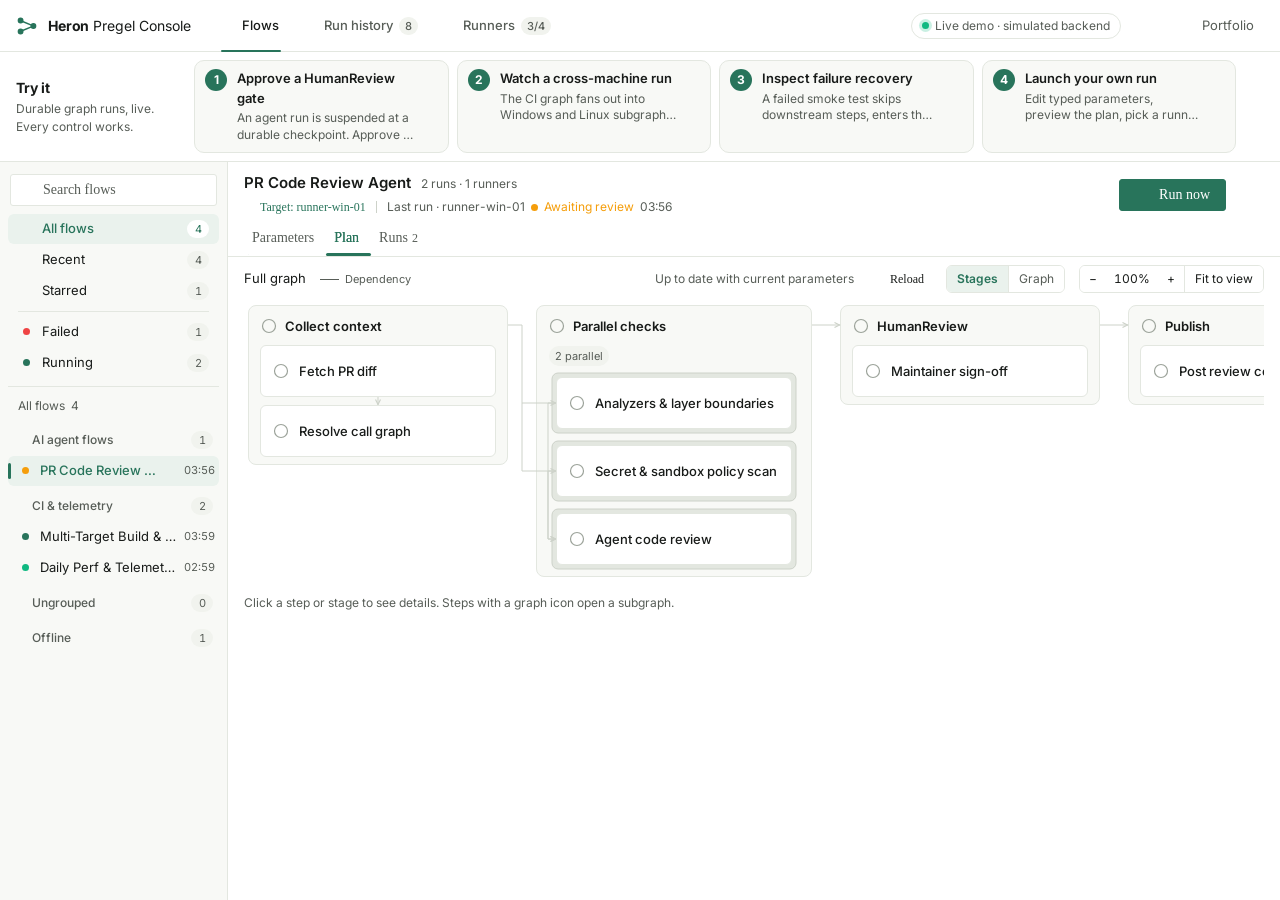
<file: demo/index.html>
<!doctype html>
<html lang="en">
  <head>
    <meta charset="UTF-8" />
    <meta name="viewport" content="width=device-width, initial-scale=1.0" />
    <title>Heron Pregel Console · Interactive Demo</title>
    <script type="module" crossorigin src="./assets/index-Ddl6Flu_.js"></script>
    <link rel="modulepreload" crossorigin href="./assets/tdesign-DBkAzsQz.js">
    <link rel="modulepreload" crossorigin href="./assets/mermaid-Bd3V7uTe.js">
    <link rel="stylesheet" crossorigin href="./assets/tdesign-C6w8pHNK.css">
    <link rel="stylesheet" crossorigin href="./assets/index-C0mMez98.css">
  </head>
  <body>
    <div id="app"></div>
  </body>
</html>
</file>
